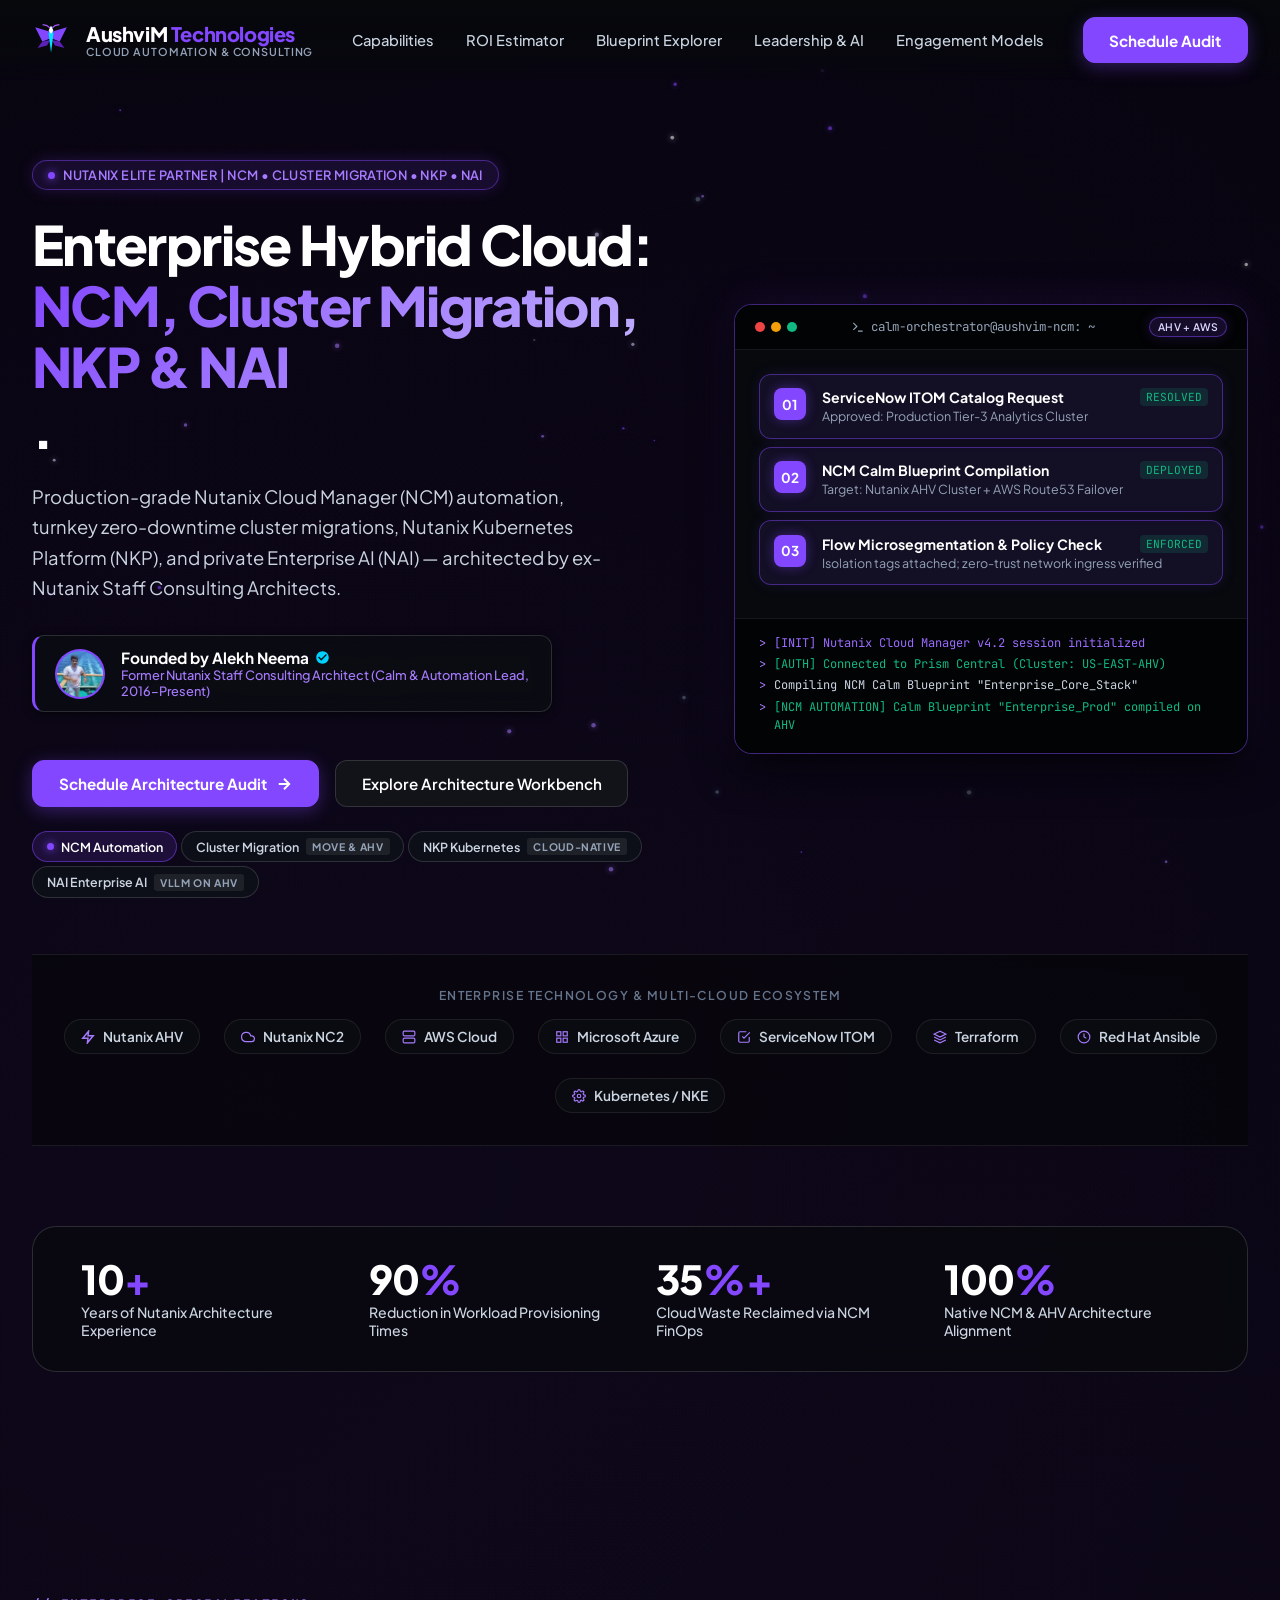
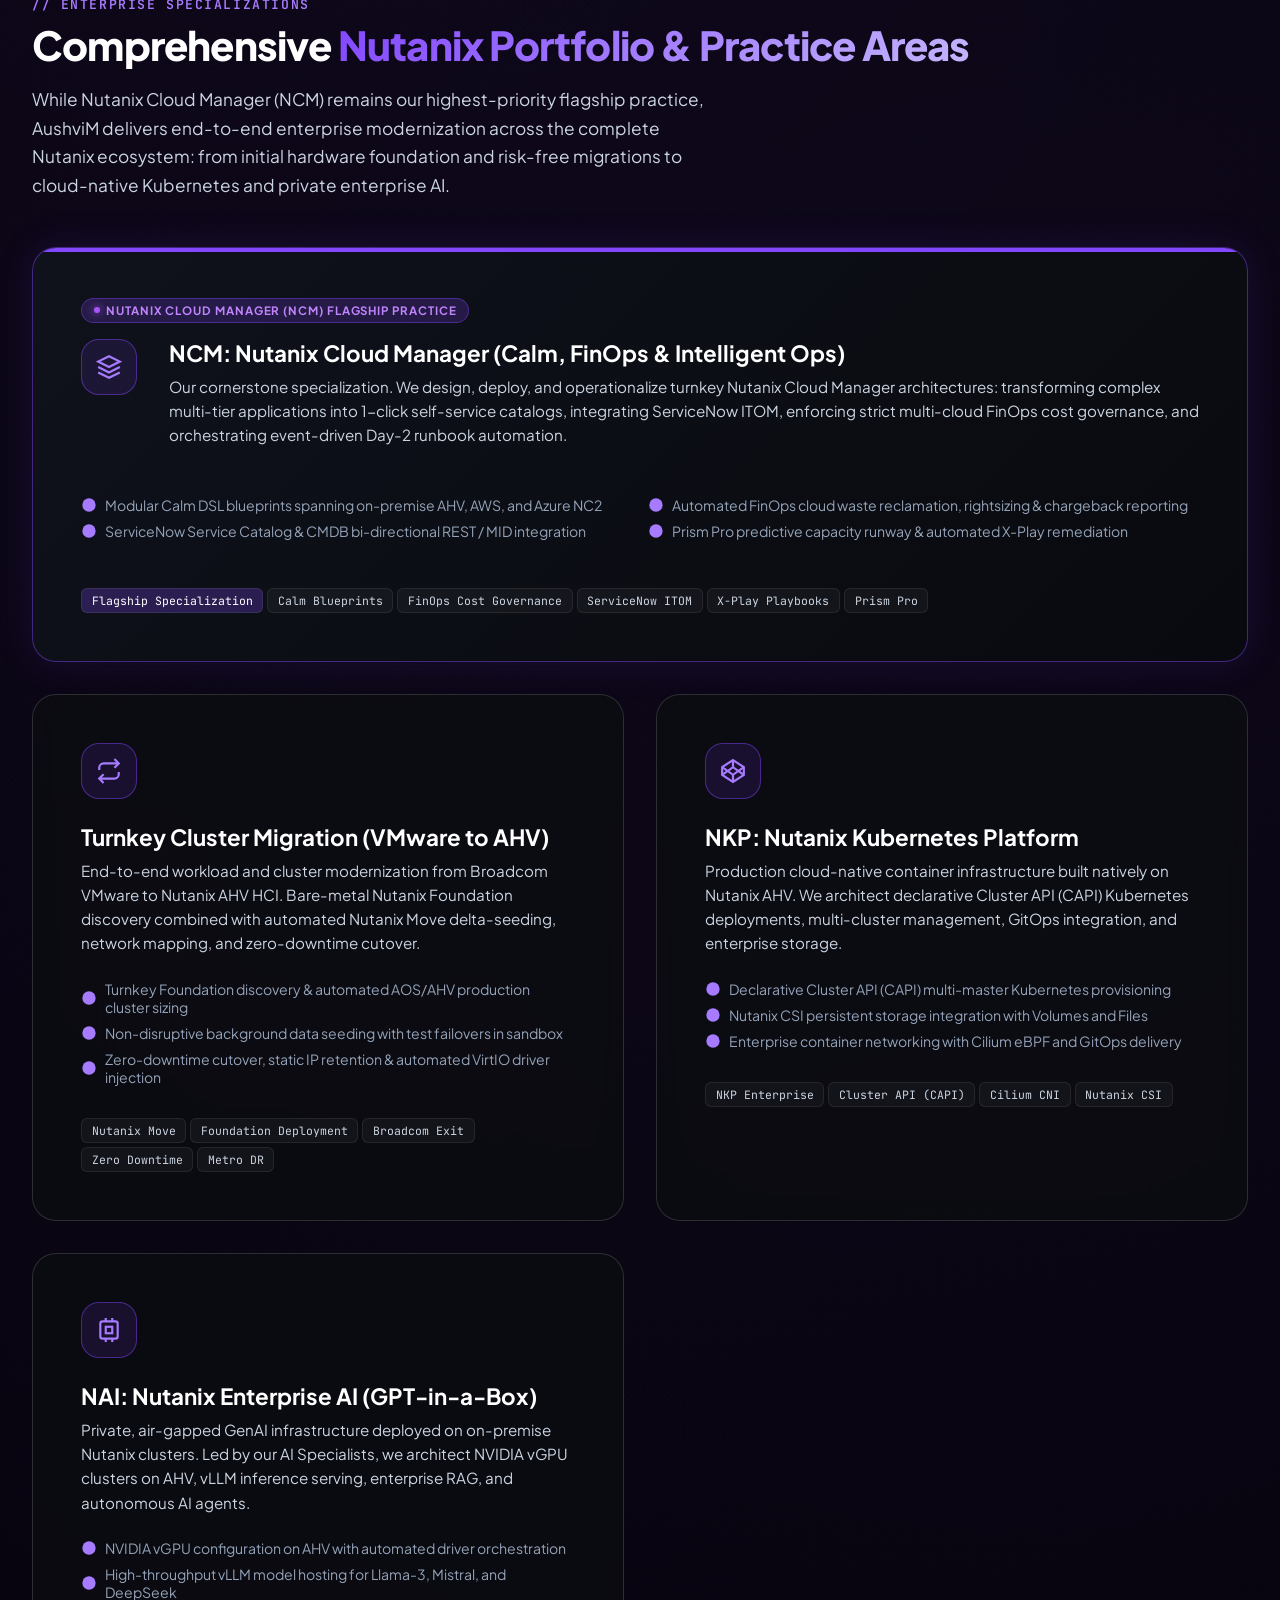
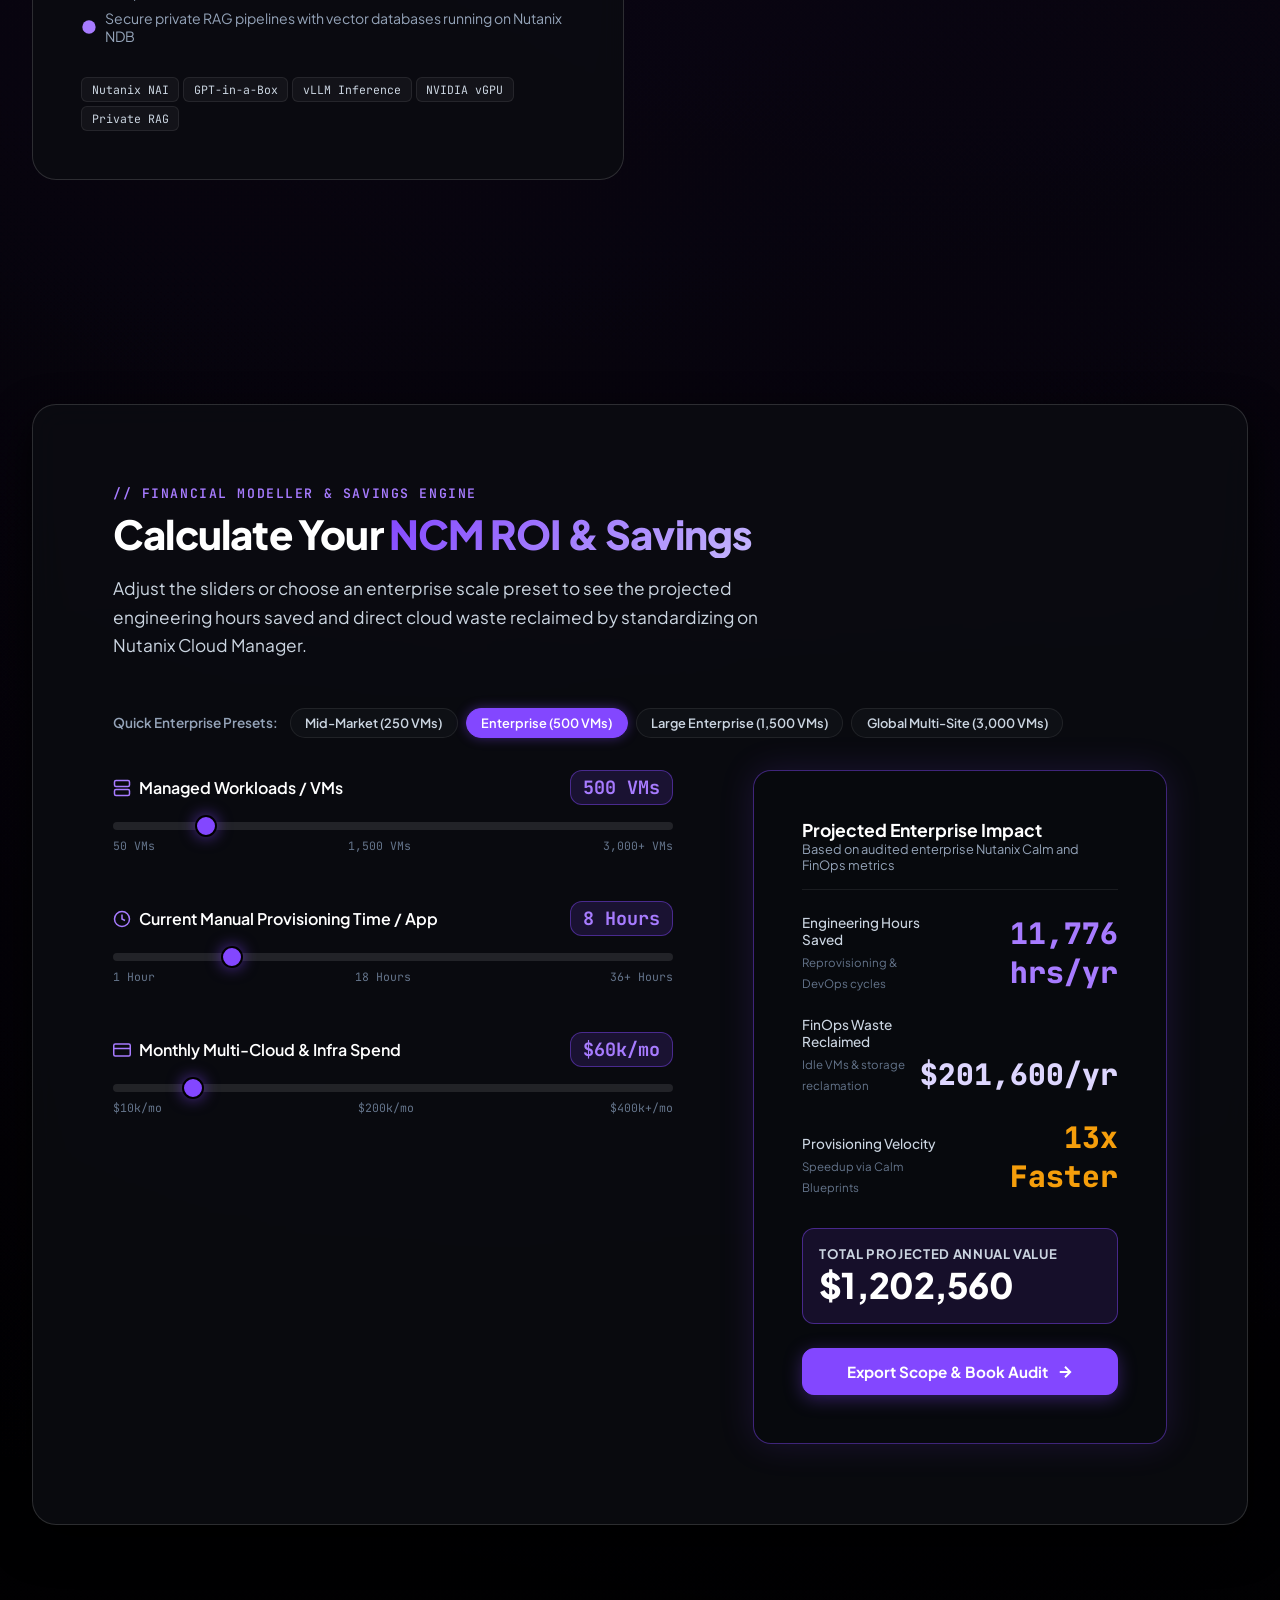
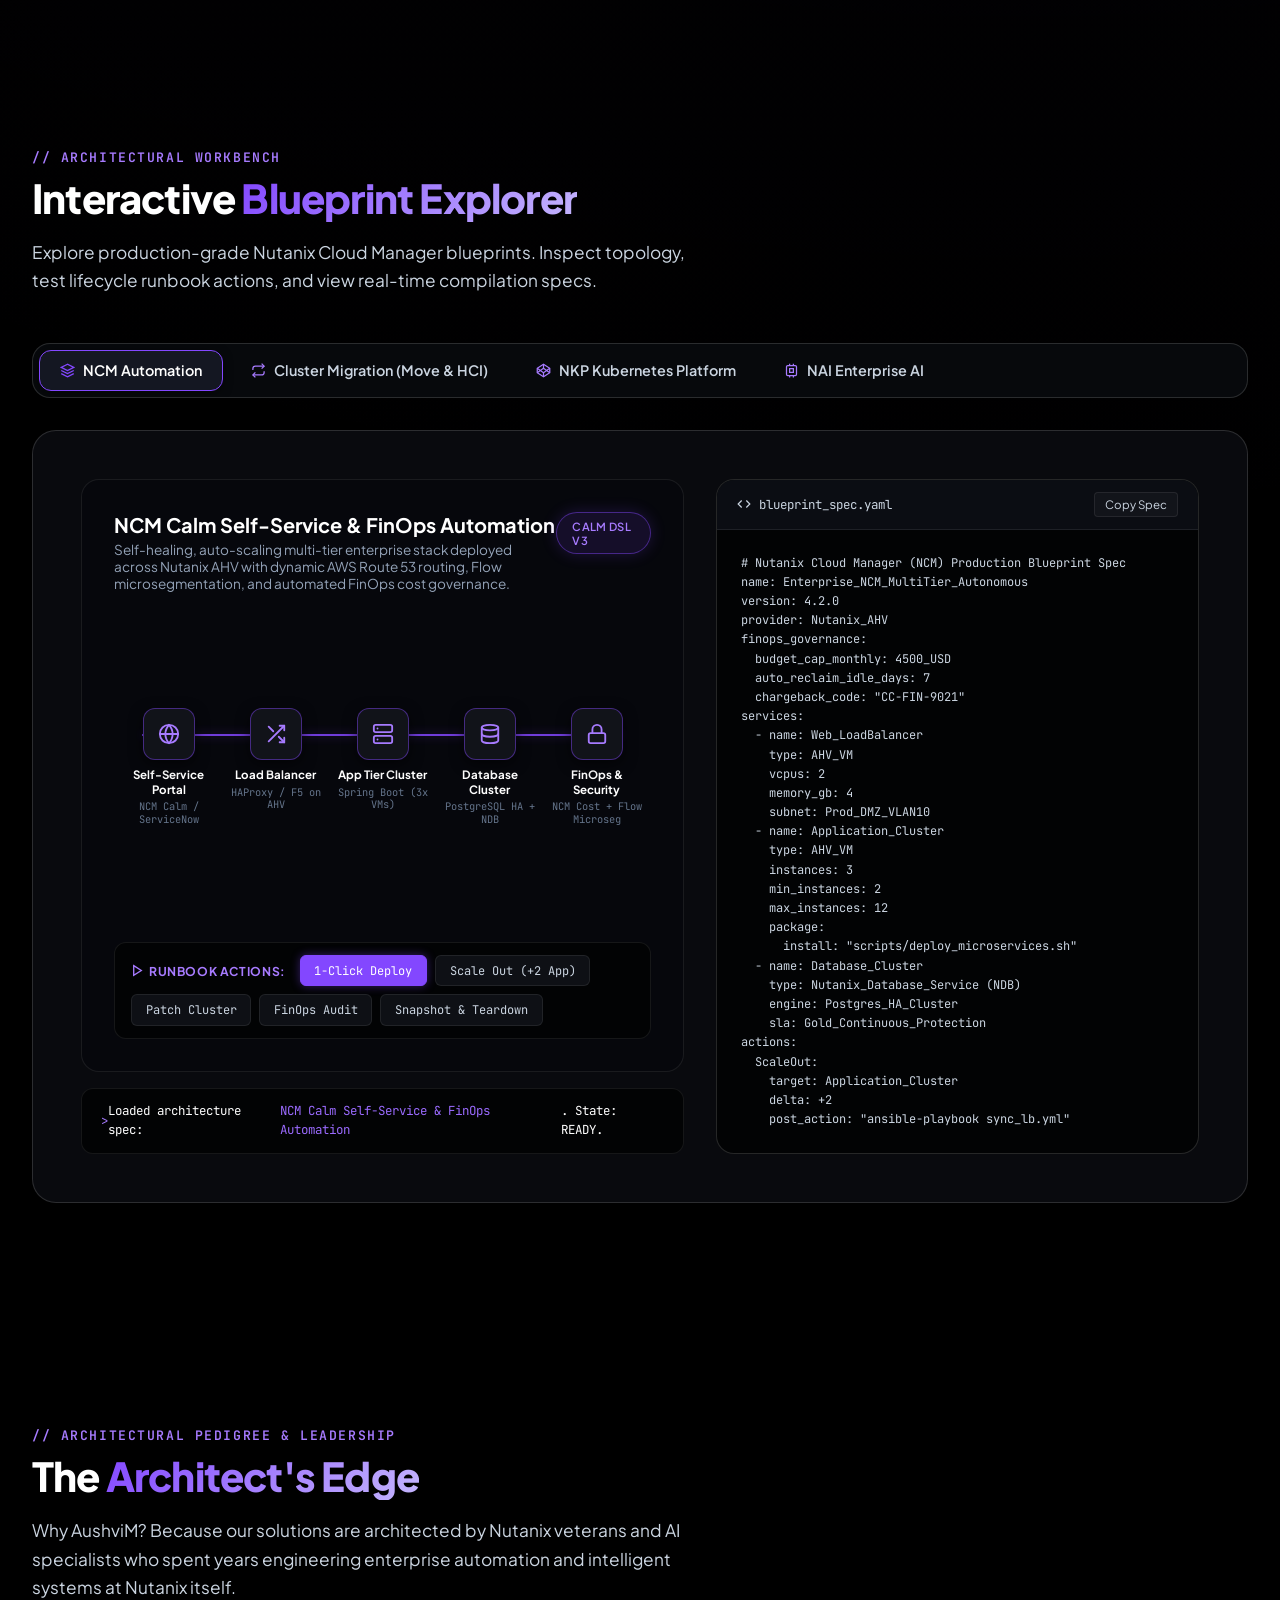
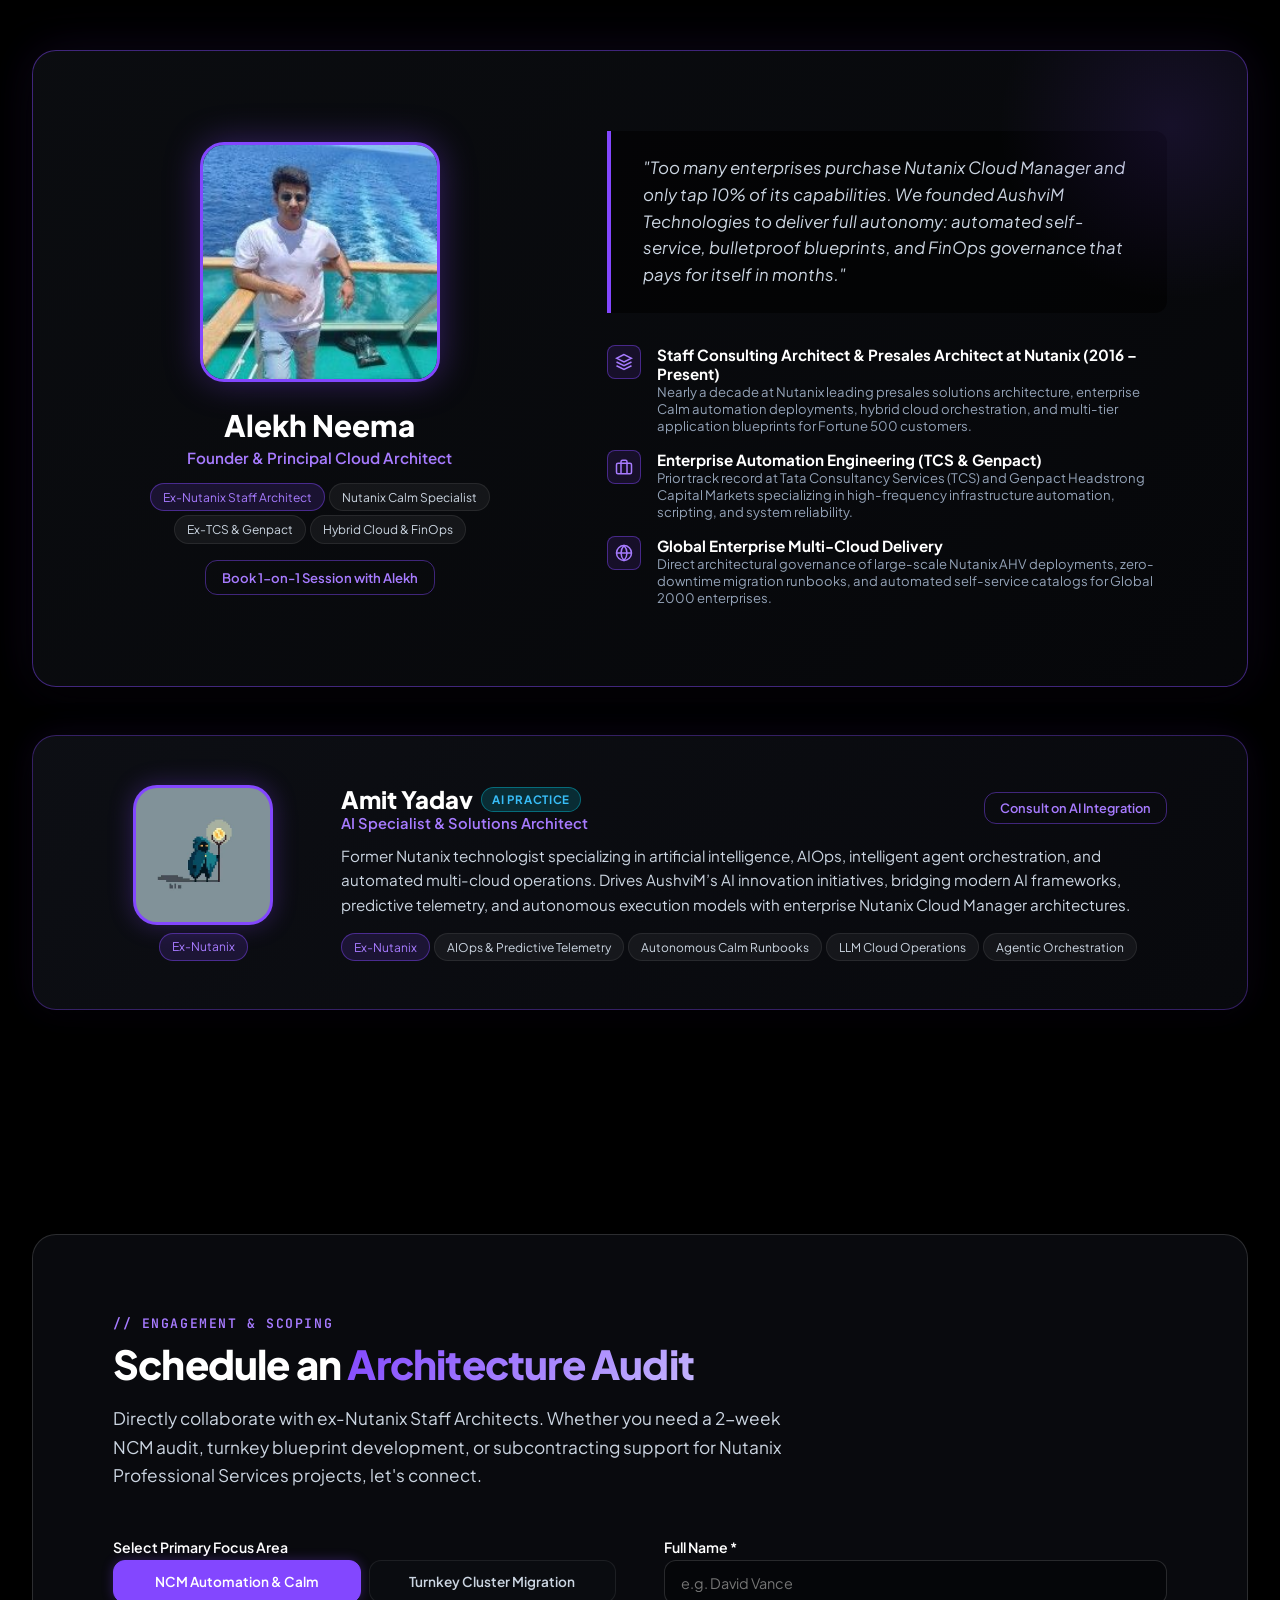
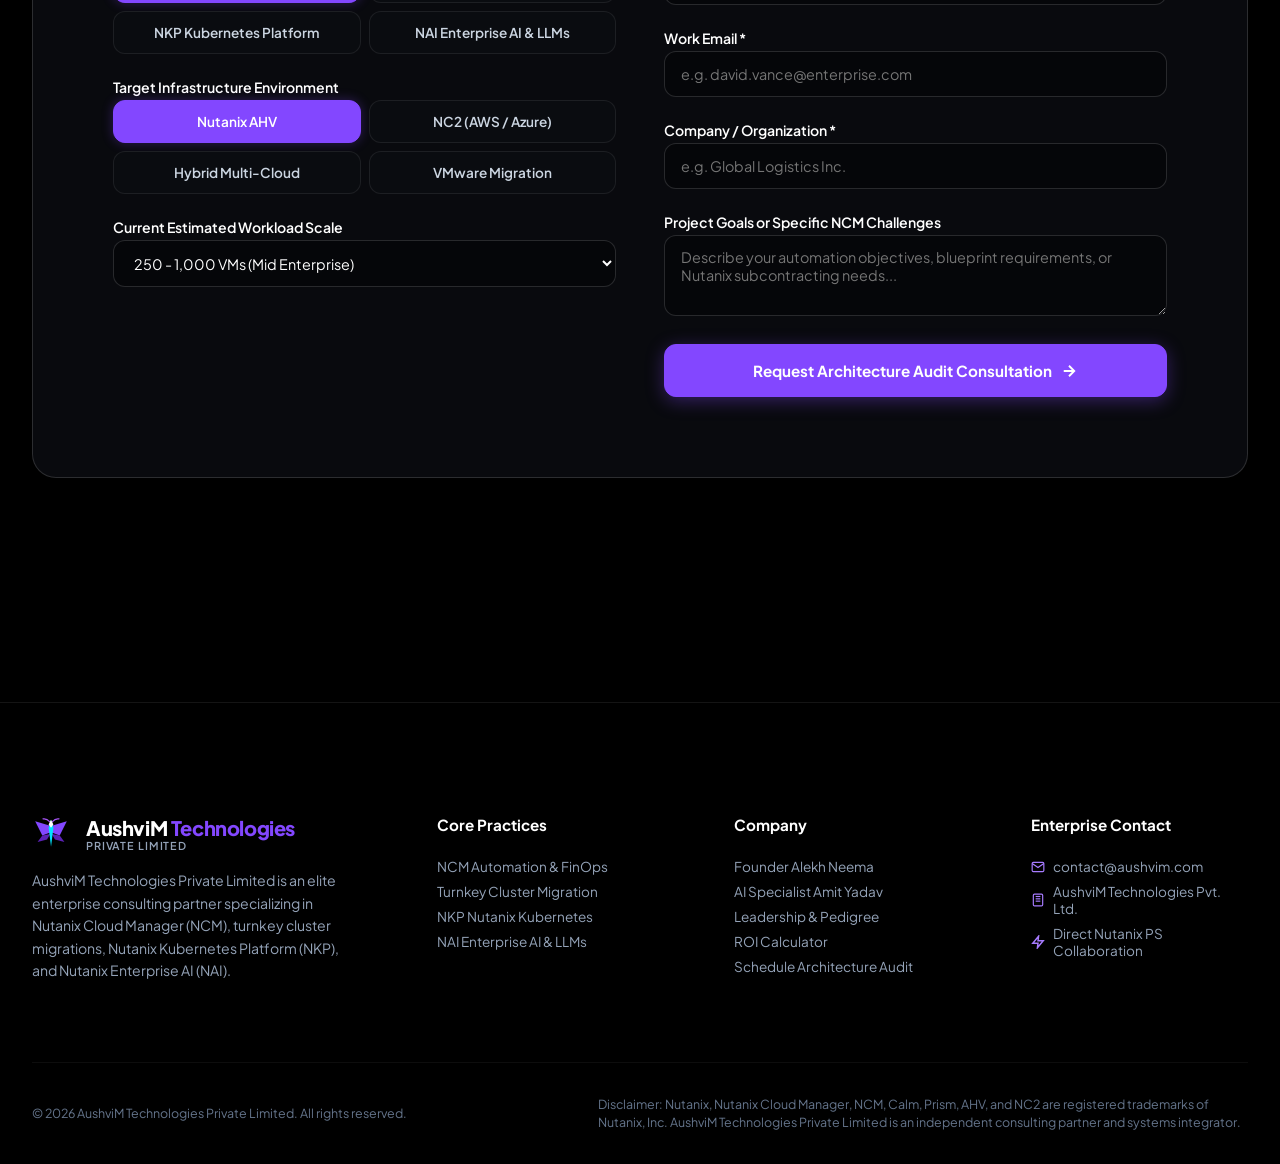
<file: index.html>
<!DOCTYPE html>
<html lang="en">
<head>
  <meta charset="UTF-8">
  <meta name="viewport" content="width=device-width, initial-scale=1.0">
  <title>AushviM Technologies | Elite Nutanix Cloud Manager (NCM) & Cloud Automation Partner</title>
  <meta name="description" content="AushviM Technologies Private Limited is a premier enterprise Nutanix Partner specializing in Nutanix Cloud Manager (NCM), Calm Blueprints, Multi-Cloud FinOps, and Enterprise Automation. Founded by ex-Nutanix Staff Consulting Architects.">
  <meta name="keywords" content="AushviM Technologies, Nutanix Cloud Manager, NCM, Nutanix Calm, Alekh Neema, Nutanix Partner, Cloud Automation, FinOps, AHV, NC2, ServiceNow Nutanix">
  
  <!-- Favicon / Brand Logo -->
  <link rel="icon" type="image/svg+xml" href="assets/images/aushvim_logo.svg">

  <!-- Google Fonts -->
  <link rel="preconnect" href="https://fonts.googleapis.com">
  <link rel="preconnect" href="https://fonts.gstatic.com" crossorigin>
  <link href="https://fonts.googleapis.com/css2?family=JetBrains+Mono:wght@400;500;600;700&family=Plus+Jakarta+Sans:wght@300;400;500;600;700;800&display=swap" rel="stylesheet">

  <!-- Core Stylesheets -->
  <link rel="stylesheet" href="css/design-tokens.css">
  <link rel="stylesheet" href="css/styles.css">
</head>
<body>

  <!-- Particle Background Network Canvas -->
  <canvas id="bg-canvas"></canvas>

  <div class="content-wrapper">
    <!-- Navigation Header -->
    <header class="site-header">
      <div class="container nav-inner">
        <a href="#" class="brand-logo" aria-label="AushviM Technologies Home">
          <div class="brand-mark">
            <svg class="brand-logo-svg" viewBox="0 0 48 44" width="42" height="38" fill="none" xmlns="http://www.w3.org/2000/svg" aria-hidden="true">
              <!-- Antennae -->
              <path d="M 23 7 Q 18 2 14 3" stroke="#A855F7" stroke-width="1.6" stroke-linecap="round"/>
              <path d="M 25 7 Q 30 2 34 3" stroke="#A855F7" stroke-width="1.6" stroke-linecap="round"/>
              <!-- Left Upper Wing: Official Nutanix Purple -->
              <polygon points="24,12 4,6 13,24 23,20" fill="#8347FF"/>
              <!-- Left Lower Wing: Deep Amethyst / Indigo -->
              <polygon points="13,24 7,32 19,29 23,22" fill="#5B21B6"/>
              <!-- Right Upper Wing: Official Nutanix Purple (Symmetrical) -->
              <polygon points="24,12 44,6 35,24 25,20" fill="#8347FF"/>
              <!-- Right Lower Wing: Deep Amethyst / Indigo (Symmetrical) -->
              <polygon points="35,24 41,32 29,29 25,22" fill="#5B21B6"/>
              <!-- Central Butterfly Spine: Electric Cyan & Crisp White -->
              <polygon points="24,4 27,14 24,38 21,14" fill="#00E5FF"/>
              <polygon points="24,4 27,10 24,14 21,10" fill="#FFFFFF"/>
            </svg>
          </div>
          <div class="brand-info">
            <span class="brand-name">AushviM <span>Technologies</span></span>
            <span class="brand-tagline">Cloud Automation & Consulting</span>
          </div>
        </a>

        <nav class="nav-menu">
          <a href="#capabilities" class="nav-link">Capabilities</a>
          <a href="#calculator" class="nav-link">ROI Estimator</a>
          <a href="#blueprints" class="nav-link">Blueprint Explorer</a>
          <a href="#founder" class="nav-link">Leadership & AI</a>
          <a href="#audit" class="nav-link">Engagement Models</a>
        </nav>

        <div class="nav-actions">
          <a href="#audit" class="btn btn-primary" id="header-cta-btn">Schedule Audit</a>
          <button class="mobile-nav-toggle" aria-label="Toggle Navigation">☰</button>
        </div>
      </div>
    </header>

    <!-- Hero Section -->
    <section class="hero-section" id="hero">
      <div class="container">
        <div class="hero-grid">
          <div class="hero-content">
            <div class="hero-badge-wrap">
              <span class="pill-badge">
                <span class="pulse-dot"></span>
                Nutanix Elite Partner | NCM • Cluster Migration • NKP • NAI
              </span>
            </div>

            <h1 class="hero-title">
              Enterprise Hybrid Cloud: <span class="gradient-text">NCM, Cluster Migration, NKP & NAI</span>.
            </h1>

            <p class="hero-subtitle">
              Production-grade Nutanix Cloud Manager (NCM) automation, turnkey zero-downtime cluster migrations, Nutanix Kubernetes Platform (NKP), and private Enterprise AI (NAI) — architected by ex-Nutanix Staff Consulting Architects.
            </p>

            <!-- Founder Trust Seal (With Real Original Photo) -->
            <div class="founder-trust-seal">
              <div class="founder-seal-avatar">
                <img src="assets/images/alekh_neema.jpg" alt="Alekh Neema" class="founder-seal-img">
              </div>
              <div class="founder-seal-text">
                <h4>
                  Founded by Alekh Neema 
                  <span class="verified-icon" title="Ex-Nutanix Staff Consulting Architect">
                    <svg width="15" height="15" viewBox="0 0 24 24" fill="#00D2FF">
                      <path d="M12 2C6.48 2 2 6.48 2 12s4.48 10 10 10 10-4.48 10-10S17.52 2 12 2zm-2 15l-5-5 1.41-1.41L10 14.17l7.59-7.59L19 8l-9 9z"/>
                    </svg>
                  </span>
                </h4>
                <p>Former Nutanix Staff Consulting Architect (Calm & Automation Lead, 2016–Present)</p>
              </div>
            </div>

            <div class="hero-cta-group">
              <a href="#audit" class="btn btn-primary">
                <span>Schedule Architecture Audit</span>
                <svg width="18" height="18" viewBox="0 0 24 24" fill="none" stroke="currentColor" stroke-width="2.5">
                  <path d="M5 12h14M12 5l7 7-7 7"/>
                </svg>
              </a>
              <a href="#blueprints" class="btn btn-secondary">
                <span>Explore Architecture Workbench</span>
              </a>
            </div>

            <!-- 4 Core Practices Quick Strip -->
            <div class="hero-practice-strip">
              <a href="#capabilities" class="practice-pill highlight">
                <span class="practice-dot"></span>
                <span class="practice-title">NCM Automation</span>
              </a>
              <a href="#capabilities" class="practice-pill">
                <span class="practice-title">Cluster Migration</span>
                <span class="practice-tag">Move & AHV</span>
              </a>
              <a href="#capabilities" class="practice-pill">
                <span class="practice-title">NKP Kubernetes</span>
                <span class="practice-tag">Cloud-Native</span>
              </a>
              <a href="#capabilities" class="practice-pill">
                <span class="practice-title">NAI Enterprise AI</span>
                <span class="practice-tag">vLLM on AHV</span>
              </a>
            </div>
          </div>

          <!-- Hero Terminal / Visual Widget -->
          <div class="hero-visual">
            <div class="hero-window-card">
              <div class="window-header">
                <div class="window-dots">
                  <span class="dot red"></span>
                  <span class="dot yellow"></span>
                  <span class="dot green"></span>
                </div>
                <div class="window-title">
                  <svg width="14" height="14" viewBox="0 0 24 24" fill="none" stroke="currentColor" stroke-width="2">
                    <polyline points="4 17 10 11 4 5"></polyline>
                    <line x1="12" y1="19" x2="20" y2="19"></line>
                  </svg>
                  calm-orchestrator@aushvim-ncm: ~
                </div>
                <span class="pill-badge pill-badge-cyan" style="font-size: 0.65rem; padding: 0.15rem 0.5rem;">AHV + AWS</span>
              </div>

              <div class="orchestration-pipeline">
                <div class="pipeline-step active">
                  <div class="step-icon">01</div>
                  <div class="step-body">
                    <div class="step-header">
                      <span class="step-title">ServiceNow ITOM Catalog Request</span>
                      <span class="step-badge">RESOLVED</span>
                    </div>
                    <p class="step-desc">Approved: Production Tier-3 Analytics Cluster</p>
                  </div>
                </div>

                <div class="pipeline-step active">
                  <div class="step-icon">02</div>
                  <div class="step-body">
                    <div class="step-header">
                      <span class="step-title">NCM Calm Blueprint Compilation</span>
                      <span class="step-badge">DEPLOYED</span>
                    </div>
                    <p class="step-desc">Target: Nutanix AHV Cluster + AWS Route53 Failover</p>
                  </div>
                </div>

                <div class="pipeline-step active">
                  <div class="step-icon">03</div>
                  <div class="step-body">
                    <div class="step-header">
                      <span class="step-title">Flow Microsegmentation & Policy Check</span>
                      <span class="step-badge">ENFORCED</span>
                    </div>
                    <p class="step-desc">Isolation tags attached; zero-trust network ingress verified</p>
                  </div>
                </div>
              </div>

              <div class="terminal-console">
                <div id="hero-terminal-body">
                  <div class="terminal-line"><span class="terminal-prompt">></span> <span class="terminal-info">[INIT] Nutanix Cloud Manager v4.2 session initialized</span></div>
                  <div class="terminal-line"><span class="terminal-prompt">></span> <span class="terminal-success">[AUTH] Connected to Prism Central (Cluster: US-EAST-AHV)</span></div>
                  <div class="terminal-line"><span class="terminal-prompt">></span> Compiling NCM Calm Blueprint "Enterprise_Core_Stack"</div>
                </div>
              </div>
            </div>
          </div>
        </div>

        <!-- Ecosystem Ticker / Marquee -->
        <div class="ecosystem-section" style="margin-top: 3.5rem;">
          <div class="ecosystem-label">Enterprise Technology & Multi-Cloud Ecosystem</div>
          <div class="ecosystem-pills">
            <div class="eco-pill">
              <svg width="14" height="14" viewBox="0 0 24 24" fill="none" stroke="currentColor" stroke-width="2.5"><polygon points="13 2 3 14 12 14 11 22 21 10 12 10 13 2"></polygon></svg>
              <span>Nutanix AHV</span>
            </div>
            <div class="eco-pill">
              <svg width="14" height="14" viewBox="0 0 24 24" fill="none" stroke="currentColor" stroke-width="2"><path d="M18 10h-1.26A8 8 0 1 0 9 20h9a5 5 0 0 0 0-10z"></path></svg>
              <span>Nutanix NC2</span>
            </div>
            <div class="eco-pill">
              <svg width="14" height="14" viewBox="0 0 24 24" fill="none" stroke="currentColor" stroke-width="2"><rect x="2" y="2" width="20" height="8" rx="2" ry="2"></rect><rect x="2" y="14" width="20" height="8" rx="2" ry="2"></rect><line x1="6" y1="6" x2="6.01" y2="6"></line><line x1="6" y1="18" x2="6.01" y2="18"></line></svg>
              <span>AWS Cloud</span>
            </div>
            <div class="eco-pill">
              <svg width="14" height="14" viewBox="0 0 24 24" fill="none" stroke="currentColor" stroke-width="2"><rect x="3" y="3" width="7" height="7"></rect><rect x="14" y="3" width="7" height="7"></rect><rect x="14" y="14" width="7" height="7"></rect><rect x="3" y="14" width="7" height="7"></rect></svg>
              <span>Microsoft Azure</span>
            </div>
            <div class="eco-pill">
              <svg width="14" height="14" viewBox="0 0 24 24" fill="none" stroke="currentColor" stroke-width="2"><polyline points="9 11 12 14 22 4"></polyline><path d="M21 12v7a2 2 0 0 1-2 2H5a2 2 0 0 1-2-2V5a2 2 0 0 1 2-2h11"></path></svg>
              <span>ServiceNow ITOM</span>
            </div>
            <div class="eco-pill">
              <svg width="14" height="14" viewBox="0 0 24 24" fill="none" stroke="currentColor" stroke-width="2"><polygon points="12 2 2 7 12 12 22 7 12 2"></polygon><polyline points="2 17 12 22 22 17"></polyline><polyline points="2 12 12 17 22 12"></polyline></svg>
              <span>Terraform</span>
            </div>
            <div class="eco-pill">
              <svg width="14" height="14" viewBox="0 0 24 24" fill="none" stroke="currentColor" stroke-width="2"><circle cx="12" cy="12" r="10"></circle><polyline points="12 6 12 12 16 14"></polyline></svg>
              <span>Red Hat Ansible</span>
            </div>
            <div class="eco-pill">
              <svg width="14" height="14" viewBox="0 0 24 24" fill="none" stroke="currentColor" stroke-width="2"><circle cx="12" cy="12" r="3"></circle><path d="M19.4 15a1.65 1.65 0 0 0 .33 1.82l.06.06a2 2 0 0 1 0 2.83 2 2 0 0 1-2.83 0l-.06-.06a1.65 1.65 0 0 0-1.82-.33 1.65 1.65 0 0 0-1 1.51V21a2 2 0 0 1-2 2 2 2 0 0 1-2-2v-.09A1.65 1.65 0 0 0 9 19.4a1.65 1.65 0 0 0-1.82.33l-.06.06a2 2 0 0 1-2.83 0 2 2 0 0 1 0-2.83l.06-.06a1.65 1.65 0 0 0 .33-1.82 1.65 1.65 0 0 0-1.51-1H3a2 2 0 0 1-2-2 2 2 0 0 1 2-2h.09A1.65 1.65 0 0 0 4.6 9a1.65 1.65 0 0 0-.33-1.82l-.06-.06a2 2 0 0 1 0-2.83 2 2 0 0 1 2.83 0l.06.06a1.65 1.65 0 0 0 1.82.33H9a1.65 1.65 0 0 0 1-1.51V3a2 2 0 0 1 2-2 2 2 0 0 1 2 2v.09a1.65 1.65 0 0 0 1 1.51 1.65 1.65 0 0 0 1.82-.33l.06-.06a2 2 0 0 1 2.83 0 2 2 0 0 1 0 2.83l-.06.06a1.65 1.65 0 0 0-.33 1.82V9a1.65 1.65 0 0 0 1.51 1H21a2 2 0 0 1 2 2 2 2 0 0 1-2 2h-.09a1.65 1.65 0 0 0-1.51 1z"></path></svg>
              <span>Kubernetes / NKE</span>
            </div>
          </div>
        </div>

        <!-- Metrics Strip -->
        <div class="metrics-strip">
          <div class="metric-item">
            <div class="metric-number">10<span>+</span></div>
            <div class="metric-label">Years of Nutanix Architecture Experience</div>
          </div>
          <div class="metric-item">
            <div class="metric-number">90<span>%</span></div>
            <div class="metric-label">Reduction in Workload Provisioning Times</div>
          </div>
          <div class="metric-item">
            <div class="metric-number">35<span>%+</span></div>
            <div class="metric-label">Cloud Waste Reclaimed via NCM FinOps</div>
          </div>
          <div class="metric-item">
            <div class="metric-number">100<span>%</span></div>
            <div class="metric-label">Native NCM & AHV Architecture Alignment</div>
          </div>
        </div>
      </div>
    </section>

    <!-- Comprehensive Nutanix Portfolio & Practice Areas -->
    <section class="services-section" id="capabilities">
      <div class="container">
        <span class="section-tag">// ENTERPRISE SPECIALIZATIONS</span>
        <h2 class="section-title">Comprehensive <span class="gradient-text">Nutanix Portfolio & Practice Areas</span></h2>
        <p class="section-desc">
          While Nutanix Cloud Manager (NCM) remains our highest-priority flagship practice, AushviM delivers end-to-end enterprise modernization across the complete Nutanix ecosystem: from initial hardware foundation and risk-free migrations to cloud-native Kubernetes and private enterprise AI.
        </p>

        <div class="services-grid">
          <!-- Pillar 1: NCM (Flagship Core Automation) -->
          <div class="service-card flagship">
            <div class="flagship-badge">
              <span class="flagship-pulse"></span>
              Nutanix Cloud Manager (NCM) Flagship Practice
            </div>
            <div style="display: flex; gap: var(--spacing-xl); align-items: flex-start; flex-wrap: wrap;">
              <div class="service-icon-box" style="margin-bottom: 0;">
                <svg viewBox="0 0 24 24" fill="none" stroke="currentColor" stroke-width="2">
                  <polygon points="12 2 2 7 12 12 22 7 12 2"></polygon>
                  <polyline points="2 17 12 22 22 17"></polyline>
                  <polyline points="2 12 12 17 22 12"></polyline>
                </svg>
              </div>
              <div style="flex: 1; min-width: 280px;">
                <h3 class="service-card-title">NCM: Nutanix Cloud Manager (Calm, FinOps & Intelligent Ops)</h3>
                <p class="service-card-desc">
                  Our cornerstone specialization. We design, deploy, and operationalize turnkey Nutanix Cloud Manager architectures: transforming complex multi-tier applications into 1-click self-service catalogs, integrating ServiceNow ITOM, enforcing strict multi-cloud FinOps cost governance, and orchestrating event-driven Day-2 runbook automation.
                </p>
              </div>
            </div>
            <div style="display: grid; grid-template-columns: repeat(auto-fit, minmax(260px, 1fr)); gap: var(--spacing-md); margin-top: var(--spacing-lg);">
              <ul class="service-features-list">
                <li>
                  <svg viewBox="0 0 24 24" fill="currentColor"><circle cx="12" cy="12" r="10"/></svg>
                  Modular Calm DSL blueprints spanning on-premise AHV, AWS, and Azure NC2
                </li>
                <li>
                  <svg viewBox="0 0 24 24" fill="currentColor"><circle cx="12" cy="12" r="10"/></svg>
                  ServiceNow Service Catalog & CMDB bi-directional REST / MID integration
                </li>
              </ul>
              <ul class="service-features-list">
                <li>
                  <svg viewBox="0 0 24 24" fill="currentColor"><circle cx="12" cy="12" r="10"/></svg>
                  Automated FinOps cloud waste reclamation, rightsizing & chargeback reporting
                </li>
                <li>
                  <svg viewBox="0 0 24 24" fill="currentColor"><circle cx="12" cy="12" r="10"/></svg>
                  Prism Pro predictive capacity runway & automated X-Play remediation
                </li>
              </ul>
            </div>
            <div class="service-tags" style="margin-top: var(--spacing-md);">
              <span class="service-tag" style="background: rgba(131,71,255,0.25); color: #FFFFFF;">Flagship Specialization</span>
              <span class="service-tag">Calm Blueprints</span>
              <span class="service-tag">FinOps Cost Governance</span>
              <span class="service-tag">ServiceNow ITOM</span>
              <span class="service-tag">X-Play Playbooks</span>
              <span class="service-tag">Prism Pro</span>
            </div>
          </div>

          <!-- Pillar 2: Turnkey Cluster Migration (VMware to AHV HCI) -->
          <div class="service-card">
            <div class="service-icon-box">
              <svg viewBox="0 0 24 24" fill="none" stroke="currentColor" stroke-width="2">
                <polyline points="17 1 21 5 17 9"></polyline>
                <path d="M3 11V9a4 4 0 0 1 4-4h14"></path>
                <polyline points="7 23 3 19 7 15"></polyline>
                <path d="M21 13v2a4 4 0 0 1-4 4H3"></path>
              </svg>
            </div>
            <h3 class="service-card-title">Turnkey Cluster Migration (VMware to AHV)</h3>
            <p class="service-card-desc">
              End-to-end workload and cluster modernization from Broadcom VMware to Nutanix AHV HCI. Bare-metal Nutanix Foundation discovery combined with automated Nutanix Move delta-seeding, network mapping, and zero-downtime cutover.
            </p>
            <ul class="service-features-list">
              <li>
                <svg viewBox="0 0 24 24" fill="currentColor"><circle cx="12" cy="12" r="10"/></svg>
                Turnkey Foundation discovery & automated AOS/AHV production cluster sizing
              </li>
              <li>
                <svg viewBox="0 0 24 24" fill="currentColor"><circle cx="12" cy="12" r="10"/></svg>
                Non-disruptive background data seeding with test failovers in sandbox
              </li>
              <li>
                <svg viewBox="0 0 24 24" fill="currentColor"><circle cx="12" cy="12" r="10"/></svg>
                Zero-downtime cutover, static IP retention & automated VirtIO driver injection
              </li>
            </ul>
            <div class="service-tags">
              <span class="service-tag">Nutanix Move</span>
              <span class="service-tag">Foundation Deployment</span>
              <span class="service-tag">Broadcom Exit</span>
              <span class="service-tag">Zero Downtime</span>
              <span class="service-tag">Metro DR</span>
            </div>
          </div>

          <!-- Pillar 4: NKP (Nutanix Kubernetes Platform) -->
          <div class="service-card">
            <div class="service-icon-box">
              <svg viewBox="0 0 24 24" fill="none" stroke="currentColor" stroke-width="2">
                <polygon points="12 2 22 8.5 22 15.5 12 22 2 15.5 2 8.5 12 2"></polygon>
                <line x1="12" y1="22" x2="12" y2="15.5"></line>
                <polyline points="22 8.5 12 15.5 2 8.5"></polyline>
                <polyline points="2 15.5 12 8.5 22 15.5"></polyline>
                <line x1="12" y1="2" x2="12" y2="8.5"></line>
              </svg>
            </div>
            <h3 class="service-card-title">NKP: Nutanix Kubernetes Platform</h3>
            <p class="service-card-desc">
              Production cloud-native container infrastructure built natively on Nutanix AHV. We architect declarative Cluster API (CAPI) Kubernetes deployments, multi-cluster management, GitOps integration, and enterprise storage.
            </p>
            <ul class="service-features-list">
              <li>
                <svg viewBox="0 0 24 24" fill="currentColor"><circle cx="12" cy="12" r="10"/></svg>
                Declarative Cluster API (CAPI) multi-master Kubernetes provisioning
              </li>
              <li>
                <svg viewBox="0 0 24 24" fill="currentColor"><circle cx="12" cy="12" r="10"/></svg>
                Nutanix CSI persistent storage integration with Volumes and Files
              </li>
              <li>
                <svg viewBox="0 0 24 24" fill="currentColor"><circle cx="12" cy="12" r="10"/></svg>
                Enterprise container networking with Cilium eBPF and GitOps delivery
              </li>
            </ul>
            <div class="service-tags">
              <span class="service-tag">NKP Enterprise</span>
              <span class="service-tag">Cluster API (CAPI)</span>
              <span class="service-tag">Cilium CNI</span>
              <span class="service-tag">Nutanix CSI</span>
            </div>
          </div>

          <!-- Pillar 5: NAI (Nutanix Enterprise AI & Private LLMs) -->
          <div class="service-card">
            <div class="service-icon-box">
              <svg viewBox="0 0 24 24" fill="none" stroke="currentColor" stroke-width="2">
                <rect x="4" y="4" width="16" height="16" rx="2"></rect>
                <rect x="9" y="9" width="6" height="6"></rect>
                <line x1="9" y1="1" x2="9" y2="4"></line>
                <line x1="15" y1="1" x2="15" y2="4"></line>
                <line x1="9" y1="20" x2="9" y2="23"></line>
                <line x1="15" y1="20" x2="15" y2="23"></line>
              </svg>
            </div>
            <h3 class="service-card-title">NAI: Nutanix Enterprise AI (GPT-in-a-Box)</h3>
            <p class="service-card-desc">
              Private, air-gapped GenAI infrastructure deployed on on-premise Nutanix clusters. Led by our AI Specialists, we architect NVIDIA vGPU clusters on AHV, vLLM inference serving, enterprise RAG, and autonomous AI agents.
            </p>
            <ul class="service-features-list">
              <li>
                <svg viewBox="0 0 24 24" fill="currentColor"><circle cx="12" cy="12" r="10"/></svg>
                NVIDIA vGPU configuration on AHV with automated driver orchestration
              </li>
              <li>
                <svg viewBox="0 0 24 24" fill="currentColor"><circle cx="12" cy="12" r="10"/></svg>
                High-throughput vLLM model hosting for Llama-3, Mistral, and DeepSeek
              </li>
              <li>
                <svg viewBox="0 0 24 24" fill="currentColor"><circle cx="12" cy="12" r="10"/></svg>
                Secure private RAG pipelines with vector databases running on Nutanix NDB
              </li>
            </ul>
            <div class="service-tags">
              <span class="service-tag">Nutanix NAI</span>
              <span class="service-tag">GPT-in-a-Box</span>
              <span class="service-tag">vLLM Inference</span>
              <span class="service-tag">NVIDIA vGPU</span>
              <span class="service-tag">Private RAG</span>
            </div>
          </div>
        </div>
      </div>
    </section>

    <!-- Interactive NCM ROI & FinOps Estimator -->
    <section class="calculator-section" id="calculator">
      <div class="container">
        <div class="calculator-card">
          <span class="section-tag">// FINANCIAL MODELLER & SAVINGS ENGINE</span>
          <h2 class="section-title">Calculate Your <span class="gradient-text">NCM ROI & Savings</span></h2>
          <p class="section-desc">
            Adjust the sliders or choose an enterprise scale preset to see the projected engineering hours saved and direct cloud waste reclaimed by standardizing on Nutanix Cloud Manager.
          </p>

          <!-- 1-Click Scenario Presets -->
          <div class="calc-presets-bar">
            <span class="calc-preset-label">Quick Enterprise Presets:</span>
            <button class="preset-btn" data-preset="mid">Mid-Market (250 VMs)</button>
            <button class="preset-btn active" data-preset="enterprise">Enterprise (500 VMs)</button>
            <button class="preset-btn" data-preset="large">Large Enterprise (1,500 VMs)</button>
            <button class="preset-btn" data-preset="global">Global Multi-Site (3,000 VMs)</button>
          </div>

          <div class="calculator-grid">
            <div class="calc-controls">
              <!-- Slider 1: Managed VMs -->
              <div class="slider-group">
                <div class="slider-label-row">
                  <span class="slider-name">
                    <svg width="18" height="18" viewBox="0 0 24 24" fill="none" stroke="currentColor" stroke-width="2">
                      <rect x="2" y="2" width="20" height="8" rx="2" ry="2"></rect>
                      <rect x="2" y="14" width="20" height="8" rx="2" ry="2"></rect>
                      <line x1="6" y1="6" x2="6.01" y2="6"></line>
                      <line x1="6" y1="18" x2="6.01" y2="18"></line>
                    </svg>
                    Managed Workloads / VMs
                  </span>
                  <span class="slider-val-badge" id="val-vms">500 VMs</span>
                </div>
                <input type="range" id="slider-vms" class="range-slider" min="50" max="3000" step="50" value="500">
                <div class="slider-scale">
                  <span>50 VMs</span>
                  <span>1,500 VMs</span>
                  <span>3,000+ VMs</span>
                </div>
              </div>

              <!-- Slider 2: Current Provisioning Time -->
              <div class="slider-group">
                <div class="slider-label-row">
                  <span class="slider-name">
                    <svg width="18" height="18" viewBox="0 0 24 24" fill="none" stroke="currentColor" stroke-width="2">
                      <circle cx="12" cy="12" r="10"></circle>
                      <polyline points="12 6 12 12 16 14"></polyline>
                    </svg>
                    Current Manual Provisioning Time / App
                  </span>
                  <span class="slider-val-badge" id="val-time">8 Hours</span>
                </div>
                <input type="range" id="slider-time" class="range-slider" min="1" max="36" step="1" value="8">
                <div class="slider-scale">
                  <span>1 Hour</span>
                  <span>18 Hours</span>
                  <span>36+ Hours</span>
                </div>
              </div>

              <!-- Slider 3: Monthly Cloud Spend -->
              <div class="slider-group">
                <div class="slider-label-row">
                  <span class="slider-name">
                    <svg width="18" height="18" viewBox="0 0 24 24" fill="none" stroke="currentColor" stroke-width="2">
                      <rect x="1" y="4" width="22" height="16" rx="2" ry="2"></rect>
                      <line x1="1" y1="10" x2="23" y2="10"></line>
                    </svg>
                    Monthly Multi-Cloud & Infra Spend
                  </span>
                  <span class="slider-val-badge" id="val-spend">$60k/mo</span>
                </div>
                <input type="range" id="slider-spend" class="range-slider" min="10000" max="400000" step="5000" value="60000">
                <div class="slider-scale">
                  <span>$10k/mo</span>
                  <span>$200k/mo</span>
                  <span>$400k+/mo</span>
                </div>
              </div>
            </div>

            <!-- Output KPI Column -->
            <div class="calc-results-box">
              <div class="calc-results-header">
                <h4>Projected Enterprise Impact</h4>
                <p>Based on audited enterprise Nutanix Calm and FinOps metrics</p>
              </div>

              <div class="kpi-row">
                <div class="kpi-block">
                  <div class="kpi-meta">
                    <h5>Engineering Hours Saved</h5>
                    <span>Reprovisioning & DevOps cycles</span>
                  </div>
                  <div class="kpi-figure" id="kpi-hours-saved">11,776 hrs/yr</div>
                </div>

                <div class="kpi-block">
                  <div class="kpi-meta">
                    <h5>FinOps Waste Reclaimed</h5>
                    <span>Idle VMs & storage reclamation</span>
                  </div>
                  <div class="kpi-figure cyan" id="kpi-finops-saved">$201,600/yr</div>
                </div>

                <div class="kpi-block">
                  <div class="kpi-meta">
                    <h5>Provisioning Velocity</h5>
                    <span>Speedup via Calm Blueprints</span>
                  </div>
                  <div class="kpi-figure" id="kpi-velocity" style="color: var(--color-warning);">13x Faster</div>
                </div>
              </div>

              <div class="total-annual-value">
                <div class="total-label">Total Projected Annual Value</div>
                <div class="total-value-amount" id="kpi-total-value">$1,202,560</div>
              </div>

              <a href="#audit" class="btn btn-primary" style="width: 100%;">
                <span>Export Scope & Book Audit</span>
                <svg width="18" height="18" viewBox="0 0 24 24" fill="none" stroke="currentColor" stroke-width="2.5">
                  <path d="M5 12h14M12 5l7 7-7 7"/>
                </svg>
              </a>
            </div>
          </div>
        </div>
      </div>
    </section>

    <!-- Interactive Blueprint & Ecosystem Explorer -->
    <section class="blueprints-section" id="blueprints">
      <div class="container">
        <span class="section-tag">// ARCHITECTURAL WORKBENCH</span>
        <h2 class="section-title">Interactive <span class="gradient-text">Blueprint Explorer</span></h2>
        <p class="section-desc">
          Explore production-grade Nutanix Cloud Manager blueprints. Inspect topology, test lifecycle runbook actions, and view real-time compilation specs.
        </p>

        <!-- Blueprint Tabs -->
        <div class="blueprint-tabs">
          <button class="bp-tab-btn active" data-bp="ncm">
            <svg width="15" height="15" viewBox="0 0 24 24" fill="none" stroke="currentColor" stroke-width="2"><polygon points="12 2 2 7 12 12 22 7 12 2"></polygon><polyline points="2 17 12 22 22 17"></polyline><polyline points="2 12 12 17 22 12"></polyline></svg>
            <span>NCM Automation</span>
          </button>
          <button class="bp-tab-btn" data-bp="migration">
            <svg width="15" height="15" viewBox="0 0 24 24" fill="none" stroke="currentColor" stroke-width="2"><polyline points="17 1 21 5 17 9"></polyline><path d="M3 11V9a4 4 0 0 1 4-4h14"></path><polyline points="7 23 3 19 7 15"></polyline><path d="M21 13v2a4 4 0 0 1-4 4H3"></path></svg>
            <span>Cluster Migration (Move & HCI)</span>
          </button>
          <button class="bp-tab-btn" data-bp="nkp">
            <svg width="15" height="15" viewBox="0 0 24 24" fill="none" stroke="currentColor" stroke-width="2"><polygon points="12 2 22 8.5 22 15.5 12 22 2 15.5 2 8.5 12 2"></polygon><line x1="12" y1="22" x2="12" y2="15.5"></line><polyline points="22 8.5 12 15.5 2 8.5"></polyline><polyline points="2 15.5 12 8.5 22 15.5"></polyline><line x1="12" y1="2" x2="12" y2="8.5"></line></svg>
            <span>NKP Kubernetes Platform</span>
          </button>
          <button class="bp-tab-btn" data-bp="nai">
            <svg width="15" height="15" viewBox="0 0 24 24" fill="none" stroke="currentColor" stroke-width="2"><rect x="4" y="4" width="16" height="16" rx="2"></rect><rect x="9" y="9" width="6" height="6"></rect><line x1="9" y1="1" x2="9" y2="4"></line><line x1="15" y1="1" x2="15" y2="4"></line><line x1="9" y1="20" x2="9" y2="23"></line><line x1="15" y1="20" x2="15" y2="23"></line></svg>
            <span>NAI Enterprise AI</span>
          </button>
        </div>

        <div class="bp-workspace-grid">
          <!-- Visual Topology Stage -->
          <div class="bp-visual-stage">
            <div class="stage-topology-card">
              <div style="display: flex; justify-content: space-between; align-items: flex-start;">
                <div>
                  <h3 id="bp-title" style="font-size: 1.25rem; font-weight: 700; color: var(--text-primary);">Enterprise 3-Tier Hybrid App Blueprint</h3>
                  <p id="bp-desc" style="font-size: 0.85rem; color: var(--text-muted); margin-top: 4px; max-width: 540px;">
                    Self-healing, auto-scaling multi-tier stack deployed across Nutanix AHV with dynamic AWS Route 53 global routing.
                  </p>
                </div>
                <span class="pill-badge" style="font-size: 0.7rem;">CALM DSL v3</span>
              </div>

              <!-- Nodes with connecting line -->
              <div class="topology-wrapper">
                <div class="connector-line"></div>
                <div class="topology-nodes-container" id="bp-nodes">
                  <!-- Injected via blueprints.js -->
                </div>
              </div>

              <!-- Lifecycle Actions -->
              <div class="lifecycle-actions-bar" id="bp-actions">
                <!-- Injected via blueprints.js -->
              </div>
            </div>

            <!-- Live Action Feedback Console -->
            <div style="background: var(--bg-terminal); border: 1px solid var(--border-light); border-radius: var(--radius-md); padding: 0.85rem 1.2rem; font-family: var(--font-mono); font-size: 0.78rem; line-height: 1.5; min-height: 48px; display: flex; align-items: center; word-break: break-word;" id="bp-live-log">
              <span class="terminal-prompt">></span> Blueprint engine initialized. Select a lifecycle action above to simulate runbook execution.
            </div>
          </div>

          <!-- Code Inspector -->
          <div class="bp-code-inspector">
            <div class="code-header">
              <span class="code-title">
                <svg width="14" height="14" viewBox="0 0 24 24" fill="none" stroke="currentColor" stroke-width="2">
                  <polyline points="16 18 22 12 16 6"></polyline>
                  <polyline points="8 6 2 12 8 18"></polyline>
                </svg>
                blueprint_spec.yaml
              </span>
              <button class="copy-code-btn" id="bp-copy-btn">Copy Spec</button>
            </div>
            <pre class="code-content" id="bp-code">
# Loading blueprint specification...
            </pre>
          </div>
        </div>
      </div>
    </section>

    <!-- Founder Spotlight Section (With Real Original Photo) -->
    <section class="founder-section" id="founder">
      <div class="container">
        <span class="section-tag">// ARCHITECTURAL PEDIGREE & LEADERSHIP</span>
        <h2 class="section-title">The <span class="gradient-text">Architect's Edge</span></h2>
        <p class="section-desc">
          Why AushviM? Because our solutions are architected by Nutanix veterans and AI specialists who spent years engineering enterprise automation and intelligent systems at Nutanix itself.
        </p>

        <div class="founder-card">
          <div class="founder-visual-column">
            <div class="founder-portrait-frame">
              <div class="founder-portrait">
                <img src="assets/images/alekh_neema.jpg" alt="Alekh Neema - Founder & Principal Cloud Architect" class="founder-portrait-img">
              </div>
            </div>
            <h3 class="founder-name">Alekh Neema</h3>
            <div class="founder-role">Founder & Principal Cloud Architect</div>
            <div class="pedigree-pills">
              <span class="pedigree-pill highlight">Ex-Nutanix Staff Architect</span>
              <span class="pedigree-pill">Nutanix Calm Specialist</span>
              <span class="pedigree-pill">Ex-TCS & Genpact</span>
              <span class="pedigree-pill">Hybrid Cloud & FinOps</span>
            </div>
            <div style="margin-top: 1rem;">
              <a href="#audit" class="btn btn-outline-blue" style="font-size: 0.82rem; padding: 0.5rem 1rem;">
                <span>Book 1-on-1 Session with Alekh</span>
              </a>
            </div>
          </div>

          <div class="founder-bio-column">
            <div class="founder-quote-box">
              "Too many enterprises purchase Nutanix Cloud Manager and only tap 10% of its capabilities. We founded AushviM Technologies to deliver full autonomy: automated self-service, bulletproof blueprints, and FinOps governance that pays for itself in months."
            </div>

            <div class="credentials-timeline">
              <div class="cred-item">
                <div class="cred-icon">
                  <svg width="18" height="18" viewBox="0 0 24 24" fill="none" stroke="currentColor" stroke-width="2">
                    <polygon points="12 2 2 7 12 12 22 7 12 2"></polygon>
                    <polyline points="2 17 12 22 22 17"></polyline>
                    <polyline points="2 12 12 17 22 12"></polyline>
                  </svg>
                </div>
                <div class="cred-text">
                  <h5>Staff Consulting Architect & Presales Architect at Nutanix (2016 – Present)</h5>
                  <p>Nearly a decade at Nutanix leading presales solutions architecture, enterprise Calm automation deployments, hybrid cloud orchestration, and multi-tier application blueprints for Fortune 500 customers.</p>
                </div>
              </div>

              <div class="cred-item">
                <div class="cred-icon">
                  <svg width="18" height="18" viewBox="0 0 24 24" fill="none" stroke="currentColor" stroke-width="2">
                    <rect x="2" y="7" width="20" height="14" rx="2" ry="2"></rect>
                    <path d="M16 21V5a2 2 0 0 0-2-2h-4a2 2 0 0 0-2 2v16"></path>
                  </svg>
                </div>
                <div class="cred-text">
                  <h5>Enterprise Automation Engineering (TCS & Genpact)</h5>
                  <p>Prior track record at Tata Consultancy Services (TCS) and Genpact Headstrong Capital Markets specializing in high-frequency infrastructure automation, scripting, and system reliability.</p>
                </div>
              </div>

              <div class="cred-item">
                <div class="cred-icon">
                  <svg width="18" height="18" viewBox="0 0 24 24" fill="none" stroke="currentColor" stroke-width="2">
                    <circle cx="12" cy="12" r="10"></circle>
                    <line x1="2" y1="12" x2="22" y2="12"></line>
                    <path d="M12 2a15.3 15.3 0 0 1 4 10 15.3 15.3 0 0 1-4 10 15.3 15.3 0 0 1-4-10 15.3 15.3 0 0 1 4-10z"></path>
                  </svg>
                </div>
                <div class="cred-text">
                  <h5>Global Enterprise Multi-Cloud Delivery</h5>
                  <p>Direct architectural governance of large-scale Nutanix AHV deployments, zero-downtime migration runbooks, and automated self-service catalogs for Global 2000 enterprises.</p>
                </div>
              </div>
            </div>
          </div>
        </div>

        <!-- Amit Yadav - AI Specialist Profile Card -->
        <div class="specialist-card">
          <div class="specialist-visual">
            <div class="specialist-portrait-frame">
              <div class="specialist-portrait">
                <img src="assets/images/amit_yadav.jpg" alt="Amit Yadav - AI Specialist" class="specialist-portrait-img">
              </div>
            </div>
            <span class="pedigree-pill highlight">Ex-Nutanix</span>
          </div>

          <div class="specialist-content">
            <div class="specialist-header">
              <div>
                <h3 class="specialist-name">
                  Amit Yadav
                  <span class="specialist-tag-ai">AI Practice</span>
                </h3>
                <div class="specialist-role">AI Specialist & Solutions Architect</div>
              </div>
              <a href="#audit" class="btn btn-outline-blue" style="font-size: 0.8rem; padding: 0.45rem 0.95rem;">
                <span>Consult on AI Integration</span>
              </a>
            </div>

            <p class="specialist-bio">
              Former Nutanix technologist specializing in artificial intelligence, AIOps, intelligent agent orchestration, and automated multi-cloud operations. Drives AushviM’s AI innovation initiatives, bridging modern AI frameworks, predictive telemetry, and autonomous execution models with enterprise Nutanix Cloud Manager architectures.
            </p>

            <div class="specialist-pills">
              <span class="pedigree-pill highlight">Ex-Nutanix</span>
              <span class="pedigree-pill">AIOps & Predictive Telemetry</span>
              <span class="pedigree-pill">Autonomous Calm Runbooks</span>
              <span class="pedigree-pill">LLM Cloud Operations</span>
              <span class="pedigree-pill">Agentic Orchestration</span>
            </div>
          </div>
        </div>
      </div>
    </section>

    <!-- Interactive Project Scoper & Consultation Booking -->
    <section class="scoper-section" id="audit">
      <div class="container">
        <div class="scoper-card">
          <span class="section-tag">// ENGAGEMENT & SCOPING</span>
          <h2 class="section-title">Schedule an <span class="gradient-text">Architecture Audit</span></h2>
          <p class="section-desc">
            Directly collaborate with ex-Nutanix Staff Architects. Whether you need a 2-week NCM audit, turnkey blueprint development, or subcontracting support for Nutanix Professional Services projects, let's connect.
          </p>

          <form id="scoper-form">
            <div class="scoper-grid">
              <div class="scoper-column-left">
                <!-- Engagement Type -->
                <div class="form-group">
                  <label class="form-label">Select Primary Focus Area</label>
                  <div class="scoper-selector-chips">
                    <div class="chip-option service-chip selected" data-val="NCM Calm & FinOps Automation">
                      NCM Automation & Calm
                    </div>
                    <div class="chip-option service-chip" data-val="Turnkey Cluster Migration">
                      Turnkey Cluster Migration
                    </div>
                    <div class="chip-option service-chip" data-val="NKP Nutanix Kubernetes Platform">
                      NKP Kubernetes Platform
                    </div>
                    <div class="chip-option service-chip" data-val="NAI Nutanix Enterprise AI">
                      NAI Enterprise AI & LLMs
                    </div>
                  </div>
                </div>

                <!-- Environment -->
                <div class="form-group">
                  <label class="form-label">Target Infrastructure Environment</label>
                  <div class="scoper-selector-chips">
                    <div class="chip-option platform-chip selected" data-val="Nutanix AHV Private Cloud">
                      Nutanix AHV
                    </div>
                    <div class="chip-option platform-chip" data-val="Nutanix Cloud Clusters (NC2)">
                      NC2 (AWS / Azure)
                    </div>
                    <div class="chip-option platform-chip" data-val="Hybrid Multi-Cloud">
                      Hybrid Multi-Cloud
                    </div>
                    <div class="chip-option platform-chip" data-val="VMware to AHV Migration">
                      VMware Migration
                    </div>
                  </div>
                </div>

                <!-- Workload Size -->
                <div class="form-group">
                  <label class="form-label" for="input-clusters">Current Estimated Workload Scale</label>
                  <select id="input-clusters" class="form-select">
                    <option value="50 - 250 VMs (Small Cluster)">50 - 250 VMs (Small Cluster)</option>
                    <option value="250 - 1,000 VMs (Mid Enterprise)" selected>250 - 1,000 VMs (Mid Enterprise)</option>
                    <option value="1,000 - 5,000+ VMs (Large Multi-Site)">1,000 - 5,000+ VMs (Large Multi-Site)</option>
                    <option value="Nutanix Channel / PS Subcontracting Engagement">Nutanix Channel / PS Subcontracting Engagement</option>
                  </select>
                </div>
              </div>

              <div class="scoper-column-right">
                <div class="form-group">
                  <label class="form-label" for="input-name">Full Name *</label>
                  <input type="text" id="input-name" class="form-input" placeholder="e.g. David Vance" required>
                </div>

                <div class="form-group">
                  <label class="form-label" for="input-email">Work Email *</label>
                  <input type="email" id="input-email" class="form-input" placeholder="e.g. david.vance@enterprise.com" required>
                </div>

                <div class="form-group">
                  <label class="form-label" for="input-company">Company / Organization *</label>
                  <input type="text" id="input-company" class="form-input" placeholder="e.g. Global Logistics Inc." required>
                </div>

                <div class="form-group">
                  <label class="form-label" for="input-notes">Project Goals or Specific NCM Challenges</label>
                  <textarea id="input-notes" class="form-textarea" rows="3" placeholder="Describe your automation objectives, blueprint requirements, or Nutanix subcontracting needs..."></textarea>
                </div>

                <button type="submit" class="btn btn-primary" style="width: 100%; padding: 1rem;">
                  <span>Request Architecture Audit Consultation</span>
                  <svg width="18" height="18" viewBox="0 0 24 24" fill="none" stroke="currentColor" stroke-width="2.5">
                    <path d="M5 12h14M12 5l7 7-7 7"/>
                  </svg>
                </button>
              </div>
            </div>
          </form>
        </div>
      </div>
    </section>

    <!-- Success / Booking Confirmation Modal -->
    <div class="modal-overlay" id="success-modal">
      <div class="modal-content">
        <div class="modal-icon">✓</div>
        <h3 class="modal-title">Architecture Audit Request Received</h3>
        <p class="modal-text">
          Thank you for reaching out to <strong>AushviM Technologies</strong>. A member of our principal architecture team, led by <strong>Alekh Neema</strong>, will review your scope requirements and respond within 24 hours.
        </p>
        <div id="modal-summary-details"></div>
        <button class="btn btn-primary" id="modal-close-btn" style="width: 100%;">Return to Site</button>
      </div>
    </div>

    <!-- Footer -->
    <footer class="site-footer">
      <div class="container">
        <div class="footer-top-grid">
          <div class="footer-brand-col">
            <div class="brand-logo">
              <div class="brand-mark">
                <svg class="brand-logo-svg" viewBox="0 0 48 44" width="42" height="38" fill="none" xmlns="http://www.w3.org/2000/svg" aria-hidden="true">
                  <!-- Antennae -->
                  <path d="M 23 7 Q 18 2 14 3" stroke="#A855F7" stroke-width="1.6" stroke-linecap="round"/>
                  <path d="M 25 7 Q 30 2 34 3" stroke="#A855F7" stroke-width="1.6" stroke-linecap="round"/>
                  <!-- Left Upper Wing: Official Nutanix Purple -->
                  <polygon points="24,12 4,6 13,24 23,20" fill="#8347FF"/>
                  <!-- Left Lower Wing: Deep Amethyst / Indigo -->
                  <polygon points="13,24 7,32 19,29 23,22" fill="#5B21B6"/>
                  <!-- Right Upper Wing: Official Nutanix Purple (Symmetrical) -->
                  <polygon points="24,12 44,6 35,24 25,20" fill="#8347FF"/>
                  <!-- Right Lower Wing: Deep Amethyst / Indigo (Symmetrical) -->
                  <polygon points="35,24 41,32 29,29 25,22" fill="#5B21B6"/>
                  <!-- Central Butterfly Spine: Electric Cyan & Crisp White -->
                  <polygon points="24,4 27,14 24,38 21,14" fill="#00E5FF"/>
                  <polygon points="24,4 27,10 24,14 21,10" fill="#FFFFFF"/>
                </svg>
              </div>
              <div class="brand-info">
                <span class="brand-name">AushviM <span>Technologies</span></span>
                <span class="brand-tagline">Private Limited</span>
              </div>
            </div>
            <p class="footer-brand-p">
              AushviM Technologies Private Limited is an elite enterprise consulting partner specializing in Nutanix Cloud Manager (NCM), turnkey cluster migrations, Nutanix Kubernetes Platform (NKP), and Nutanix Enterprise AI (NAI).
            </p>
          </div>

          <div class="footer-links-col">
            <h4 class="footer-col-title">Core Practices</h4>
            <div class="footer-links">
              <a href="#capabilities">NCM Automation & FinOps</a>
              <a href="#capabilities">Turnkey Cluster Migration</a>
              <a href="#capabilities">NKP Nutanix Kubernetes</a>
              <a href="#capabilities">NAI Enterprise AI & LLMs</a>
            </div>
          </div>

          <div class="footer-links-col">
            <h4 class="footer-col-title">Company</h4>
            <div class="footer-links">
              <a href="#founder">Founder Alekh Neema</a>
              <a href="#founder">AI Specialist Amit Yadav</a>
              <a href="#founder">Leadership & Pedigree</a>
              <a href="#calculator">ROI Calculator</a>
              <a href="#audit">Schedule Architecture Audit</a>
            </div>
          </div>

          <div class="footer-links-col">
            <h4 class="footer-col-title">Enterprise Contact</h4>
            <div class="footer-links">
              <span class="footer-contact-item">
                <svg width="14" height="14" viewBox="0 0 24 24" fill="none" stroke="currentColor" stroke-width="2"><path d="M4 4h16c1.1 0 2 .9 2 2v12c0 1.1-.9 2-2 2H4c-1.1 0-2-.9-2-2V6c0-1.1.9-2 2-2z"></path><polyline points="22,6 12,13 2,6"></polyline></svg>
                contact@aushvim.com
              </span>
              <span class="footer-contact-item">
                <svg width="14" height="14" viewBox="0 0 24 24" fill="none" stroke="currentColor" stroke-width="2"><rect x="4" y="2" width="16" height="20" rx="2" ry="2"></rect><line x1="9" y1="22" x2="9" y2="22.01"></line><line x1="15" y1="22" x2="15" y2="22.01"></line><line x1="8" y1="6" x2="16" y2="6"></line><line x1="8" y1="10" x2="16" y2="10"></line><line x1="8" y1="14" x2="16" y2="14"></line></svg>
                AushviM Technologies Pvt. Ltd.
              </span>
              <span class="footer-contact-item">
                <svg width="14" height="14" viewBox="0 0 24 24" fill="none" stroke="currentColor" stroke-width="2.5"><polygon points="13 2 3 14 12 14 11 22 21 10 12 10 13 2"></polygon></svg>
                Direct Nutanix PS Collaboration
              </span>
            </div>
          </div>
        </div>

        <div class="footer-legal-bar">
          <p>© 2026 AushviM Technologies Private Limited. All rights reserved.</p>
          <p class="footer-disclaimer">
            Disclaimer: Nutanix, Nutanix Cloud Manager, NCM, Calm, Prism, AHV, and NC2 are registered trademarks of Nutanix, Inc. AushviM Technologies Private Limited is an independent consulting partner and systems integrator.
          </p>
        </div>
      </div>
    </footer>
  </div>

  <!-- Scripts -->
  <script src="js/calculator.js"></script>
  <script src="js/blueprints.js"></script>
  <script src="js/scoper.js"></script>
  <script src="js/app.js"></script>
</body>
</html>
</file>
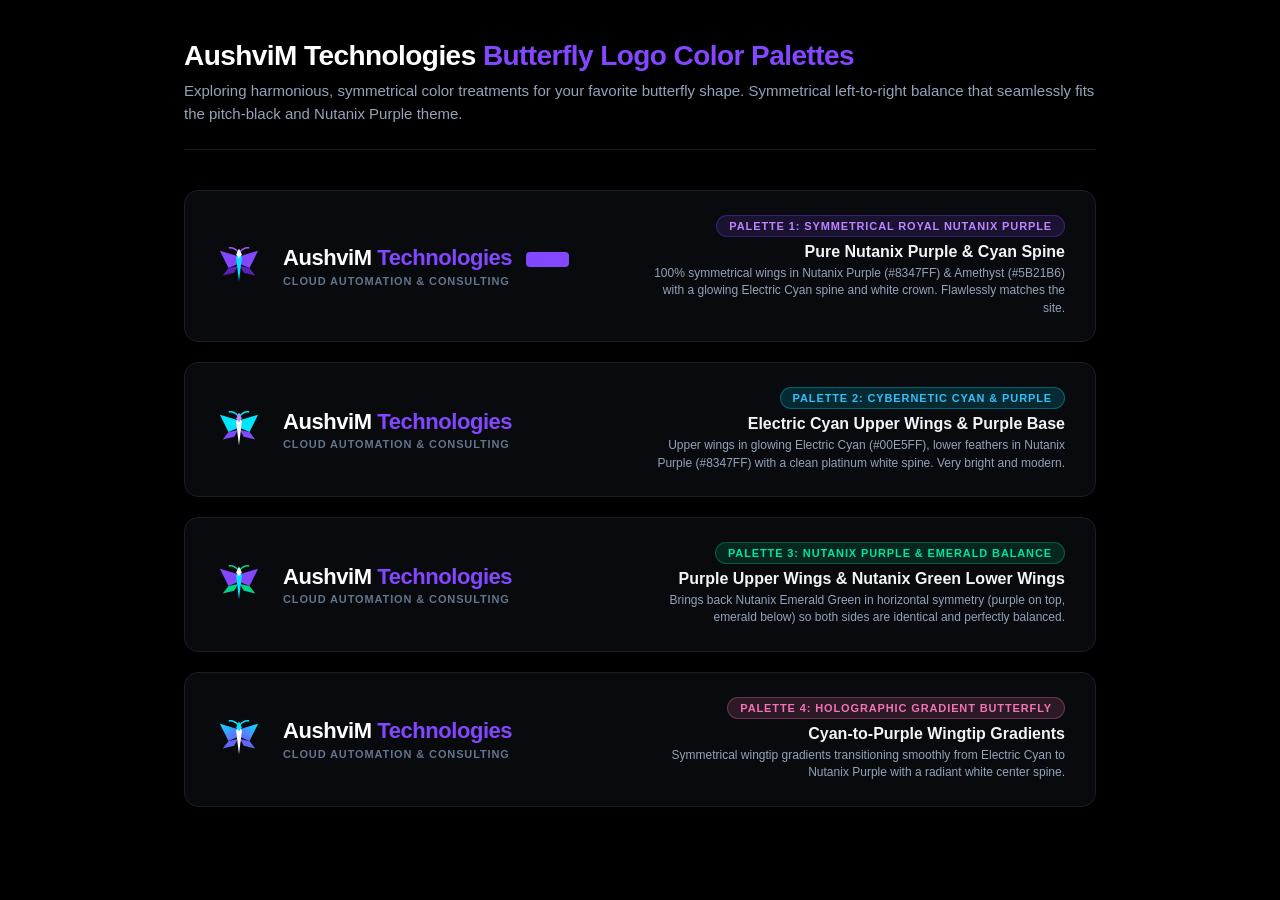
<file: logo_options.html>
<!DOCTYPE html>
<html lang="en">
<head>
  <meta charset="UTF-8">
  <title>AushviM Technologies - Butterfly Logo Color Options</title>
  <style>
    * { box-sizing: border-box; margin: 0; padding: 0; }
    body {
      background: #000000;
      color: #FFFFFF;
      font-family: 'Plus Jakarta Sans', -apple-system, BlinkMacSystemFont, "Segoe UI", Roboto, sans-serif;
      padding: 40px 24px 80px;
      max-width: 960px;
      margin: 0 auto;
    }
    header {
      margin-bottom: 40px;
      border-bottom: 1px solid #1A1E26;
      padding-bottom: 24px;
    }
    h1 {
      font-size: 28px;
      font-weight: 800;
      letter-spacing: -0.02em;
      margin-bottom: 8px;
    }
    h1 span { color: #8347FF; }
    p.subtitle {
      color: #94A3B8;
      font-size: 15px;
      line-height: 1.5;
    }
    .grid {
      display: flex;
      flex-direction: column;
      gap: 20px;
    }
    .card {
      background: #080A0E;
      border: 1px solid #1A1E28;
      border-radius: 14px;
      padding: 24px 30px;
      display: flex;
      align-items: center;
      justify-content: space-between;
      transition: all 0.25s ease;
      cursor: pointer;
    }
    .card:hover {
      border-color: #8347FF;
      transform: translateY(-2px);
      box-shadow: 0 8px 30px rgba(131, 71, 255, 0.2);
    }
    .brand-preview {
      display: flex;
      align-items: center;
      gap: 20px;
    }
    .logo-container {
      width: 48px;
      height: 48px;
      display: flex;
      align-items: center;
      justify-content: center;
      flex-shrink: 0;
    }
    .brand-name {
      font-size: 22px;
      font-weight: 800;
      letter-spacing: -0.02em;
      line-height: 1.15;
    }
    .brand-name span { color: #8347FF; }
    .brand-tagline {
      font-size: 11px;
      font-weight: 600;
      letter-spacing: 0.08em;
      color: #64748B;
      text-transform: uppercase;
      margin-top: 4px;
    }
    .meta-col {
      text-align: right;
      max-width: 420px;
    }
    .color-badge {
      display: inline-block;
      font-size: 11px;
      font-weight: 700;
      text-transform: uppercase;
      letter-spacing: 0.08em;
      padding: 4px 12px;
      border-radius: 20px;
      margin-bottom: 6px;
    }
    .badge-purple { background: rgba(131,71,255,0.15); color: #C084FC; border: 1px solid rgba(131,71,255,0.3); }
    .badge-cyan { background: rgba(0,229,255,0.15); color: #38BDF8; border: 1px solid rgba(0,229,255,0.3); }
    .badge-harmony { background: rgba(0,210,135,0.15); color: #00E599; border: 1px solid rgba(0,210,135,0.3); }
    .badge-gradient { background: rgba(244,114,182,0.15); color: #F472B6; border: 1px solid rgba(244,114,182,0.3); }
    .card-title {
      font-size: 16px;
      font-weight: 700;
      color: #F1F5F9;
      margin-bottom: 4px;
    }
    .card-desc {
      font-size: 12px;
      color: #94A3B8;
      line-height: 1.45;
    }
    .active-tag {
      background: #8347FF;
      color: #FFFFFF;
      font-size: 10px;
      font-weight: 700;
      padding: 2px 8px;
      border-radius: 4px;
      margin-left: 8px;
      vertical-align: middle;
      display: inline-block;
    }
  </style>
</head>
<body>
  <header>
    <h1>AushviM Technologies <span>Butterfly Logo Color Palettes</span></h1>
    <p class="subtitle">Exploring harmonious, symmetrical color treatments for your favorite butterfly shape. Symmetrical left-to-right balance that seamlessly fits the pitch-black and Nutanix Purple theme.</p>
  </header>

  <div class="grid">

    <!-- Color Option 1: Symmetrical Nutanix Royal Purple & Luminous Amethyst (Active on Website) -->
    <div class="card">
      <div class="brand-preview">
        <div class="logo-container">
          <svg viewBox="0 0 48 44" width="46" height="42" fill="none">
            <!-- Antennae -->
            <path d="M 23 7 Q 18 2 14 3" stroke="#A855F7" stroke-width="1.6" stroke-linecap="round"/>
            <path d="M 25 7 Q 30 2 34 3" stroke="#A855F7" stroke-width="1.6" stroke-linecap="round"/>
            <!-- Left Upper Wing: Nutanix Purple -->
            <polygon points="24,12 4,6 13,24 23,20" fill="#8347FF"/>
            <!-- Left Lower Wing: Deep Royal Indigo -->
            <polygon points="13,24 7,32 19,29 23,22" fill="#5B21B6"/>
            <!-- Right Upper Wing: Nutanix Purple (Symmetrical) -->
            <polygon points="24,12 44,6 35,24 25,20" fill="#8347FF"/>
            <!-- Right Lower Wing: Deep Royal Indigo (Symmetrical) -->
            <polygon points="35,24 41,32 29,29 25,22" fill="#5B21B6"/>
            <!-- Central Spine: Radiant Cyan & White Core -->
            <polygon points="24,4 27,14 24,38 21,14" fill="#00E5FF"/>
            <polygon points="24,4 27,10 24,14 21,10" fill="#FFFFFF"/>
          </svg>
        </div>
        <div>
          <div class="brand-name">AushviM <span>Technologies</span> <span class="active-tag">Active</span></div>
          <div class="brand-tagline">Cloud Automation & Consulting</div>
        </div>
      </div>
      <div class="meta-col">
        <span class="color-badge badge-purple">Palette 1: Symmetrical Royal Nutanix Purple</span>
        <div class="card-title">Pure Nutanix Purple & Cyan Spine</div>
        <div class="card-desc">100% symmetrical wings in Nutanix Purple (#8347FF) & Amethyst (#5B21B6) with a glowing Electric Cyan spine and white crown. Flawlessly matches the site.</div>
      </div>
    </div>

    <!-- Color Option 2: Electric Cyan Wings with Purple Lower Feathers -->
    <div class="card">
      <div class="brand-preview">
        <div class="logo-container">
          <svg viewBox="0 0 48 44" width="46" height="42" fill="none">
            <!-- Antennae -->
            <path d="M 23 7 Q 18 2 14 3" stroke="#00E5FF" stroke-width="1.6" stroke-linecap="round"/>
            <path d="M 25 7 Q 30 2 34 3" stroke="#00E5FF" stroke-width="1.6" stroke-linecap="round"/>
            <!-- Left Upper Wing: Electric Cyan -->
            <polygon points="24,12 4,6 13,24 23,20" fill="#00E5FF"/>
            <!-- Left Lower Wing: Nutanix Purple -->
            <polygon points="13,24 7,32 19,29 23,22" fill="#8347FF"/>
            <!-- Right Upper Wing: Electric Cyan (Symmetrical) -->
            <polygon points="24,12 44,6 35,24 25,20" fill="#00E5FF"/>
            <!-- Right Lower Wing: Nutanix Purple (Symmetrical) -->
            <polygon points="35,24 41,32 29,29 25,22" fill="#8347FF"/>
            <!-- Central Spine: Crisp White -->
            <polygon points="24,4 27,14 24,38 21,14" fill="#FFFFFF"/>
            <polygon points="24,4 27,10 24,14 21,10" fill="#C084FC"/>
          </svg>
        </div>
        <div>
          <div class="brand-name">AushviM <span>Technologies</span></div>
          <div class="brand-tagline">Cloud Automation & Consulting</div>
        </div>
      </div>
      <div class="meta-col">
        <span class="color-badge badge-cyan">Palette 2: Cybernetic Cyan & Purple</span>
        <div class="card-title">Electric Cyan Upper Wings & Purple Base</div>
        <div class="card-desc">Upper wings in glowing Electric Cyan (#00E5FF), lower feathers in Nutanix Purple (#8347FF) with a clean platinum white spine. Very bright and modern.</div>
      </div>
    </div>

    <!-- Color Option 3: Nutanix Purple Wings with Emerald Lower Feathers -->
    <div class="card">
      <div class="brand-preview">
        <div class="logo-container">
          <svg viewBox="0 0 48 44" width="46" height="42" fill="none">
            <!-- Antennae -->
            <path d="M 23 7 Q 18 2 14 3" stroke="#00D287" stroke-width="1.6" stroke-linecap="round"/>
            <path d="M 25 7 Q 30 2 34 3" stroke="#00D287" stroke-width="1.6" stroke-linecap="round"/>
            <!-- Left Upper Wing: Nutanix Purple -->
            <polygon points="24,12 4,6 13,24 23,20" fill="#8347FF"/>
            <!-- Left Lower Wing: Nutanix Emerald Green -->
            <polygon points="13,24 7,32 19,29 23,22" fill="#00D287"/>
            <!-- Right Upper Wing: Nutanix Purple (Symmetrical) -->
            <polygon points="24,12 44,6 35,24 25,20" fill="#8347FF"/>
            <!-- Right Lower Wing: Nutanix Emerald Green (Symmetrical) -->
            <polygon points="35,24 41,32 29,29 25,22" fill="#00D287"/>
            <!-- Central Spine: Electric Cyan & White -->
            <polygon points="24,4 27,14 24,38 21,14" fill="#00E5FF"/>
            <polygon points="24,4 27,10 24,14 21,10" fill="#FFFFFF"/>
          </svg>
        </div>
        <div>
          <div class="brand-name">AushviM <span>Technologies</span></div>
          <div class="brand-tagline">Cloud Automation & Consulting</div>
        </div>
      </div>
      <div class="meta-col">
        <span class="color-badge badge-harmony">Palette 3: Nutanix Purple & Emerald Balance</span>
        <div class="card-title">Purple Upper Wings & Nutanix Green Lower Wings</div>
        <div class="card-desc">Brings back Nutanix Emerald Green in horizontal symmetry (purple on top, emerald below) so both sides are identical and perfectly balanced.</div>
      </div>
    </div>

    <!-- Color Option 4: Cyber Violet & Holographic Cyan Gradient -->
    <div class="card">
      <div class="brand-preview">
        <div class="logo-container">
          <svg viewBox="0 0 48 44" width="46" height="42" fill="none">
            <defs>
              <linearGradient id="wingGradLeft" x1="0%" y1="0%" x2="100%" y2="100%">
                <stop offset="0%" stop-color="#00E5FF"/>
                <stop offset="100%" stop-color="#8347FF"/>
              </linearGradient>
              <linearGradient id="wingGradRight" x1="100%" y1="0%" x2="0%" y2="100%">
                <stop offset="0%" stop-color="#00E5FF"/>
                <stop offset="100%" stop-color="#8347FF"/>
              </linearGradient>
            </defs>
            <!-- Antennae -->
            <path d="M 23 7 Q 18 2 14 3" stroke="#00E5FF" stroke-width="1.6" stroke-linecap="round"/>
            <path d="M 25 7 Q 30 2 34 3" stroke="#00E5FF" stroke-width="1.6" stroke-linecap="round"/>
            <!-- Left Upper Wing: Gradient Cyan to Purple -->
            <polygon points="24,12 4,6 13,24 23,20" fill="url(#wingGradLeft)"/>
            <!-- Left Lower Wing: Deep Violet -->
            <polygon points="13,24 7,32 19,29 23,22" fill="#6366F1"/>
            <!-- Right Upper Wing: Gradient Cyan to Purple -->
            <polygon points="24,12 44,6 35,24 25,20" fill="url(#wingGradRight)"/>
            <!-- Right Lower Wing: Deep Violet -->
            <polygon points="35,24 41,32 29,29 25,22" fill="#6366F1"/>
            <!-- Central Spine: Radiant White -->
            <polygon points="24,4 27,14 24,38 21,14" fill="#FFFFFF"/>
            <polygon points="24,4 27,10 24,14 21,10" fill="#00E5FF"/>
          </svg>
        </div>
        <div>
          <div class="brand-name">AushviM <span>Technologies</span></div>
          <div class="brand-tagline">Cloud Automation & Consulting</div>
        </div>
      </div>
      <div class="meta-col">
        <span class="color-badge badge-gradient">Palette 4: Holographic Gradient Butterfly</span>
        <div class="card-title">Cyan-to-Purple Wingtip Gradients</div>
        <div class="card-desc">Symmetrical wingtip gradients transitioning smoothly from Electric Cyan to Nutanix Purple with a radiant white center spine.</div>
      </div>
    </div>

  </div>
</body>
</html>
</file>
<file: css/design-tokens.css>
:root {
  /* ==========================================================================
     AushviM Technologies - Nutanix Purple (#8347FF) & Pure Pitch Black (#000000)
     Solid Professional Enterprise Theme - Zero Button Gradients, Zero Emojis
     ========================================================================== */

  /* Backgrounds - True Pitch Black & Deep Obsidian */
  --bg-primary: #000000;
  --bg-secondary: #050608;
  --bg-tertiary: #0A0C10;
  --bg-elevated: #111319;
  --bg-card: rgba(11, 13, 18, 0.82);
  --bg-card-hover: rgba(18, 20, 28, 0.95);
  --bg-glass: rgba(6, 7, 10, 0.9);
  --bg-terminal: #020304;

  /* Official Nutanix Purple Palette (Solid Hex) */
  --accent-primary: #8347FF;
  --accent-primary-hover: #6F35E0;
  --accent-primary-dark: #5824BD;
  --accent-primary-glow: rgba(131, 71, 255, 0.3);
  
  /* Nutanix Purple Tints & Highlights */
  --accent-light: #A77BFF;
  --accent-lavender: #C4B5FD;
  --accent-sky: #A77BFF;
  --accent-cyan: #9B6BFF;

  /* Status Indicators (Contextual) */
  --color-success: #10B981;
  --color-success-glow: rgba(16, 185, 129, 0.2);
  --color-warning: #F59E0B;
  --color-info: #8347FF;

  /* Neutrals & Typography */
  --text-primary: #FFFFFF;
  --text-secondary: #CBD5E1;
  --text-muted: #94A3B8;
  --text-dim: #64748B;
  --border-light: rgba(255, 255, 255, 0.08);
  --border-medium: rgba(255, 255, 255, 0.14);
  --border-glow: rgba(131, 71, 255, 0.45);
  --border-purple-solid: #8347FF;

  /* Typography */
  --font-sans: 'Plus Jakarta Sans', -apple-system, BlinkMacSystemFont, 'Segoe UI', Roboto, sans-serif;
  --font-mono: 'JetBrains Mono', 'Fira Code', monospace;

  /* Spacing */
  --spacing-xs: 0.25rem;
  --spacing-sm: 0.5rem;
  --spacing-md: 1rem;
  --spacing-lg: 1.5rem;
  --spacing-xl: 2rem;
  --spacing-2xl: 3rem;
  --spacing-3xl: 5rem;
  --spacing-4xl: 7rem;

  /* Border Radii */
  --radius-sm: 6px;
  --radius-md: 12px;
  --radius-lg: 18px;
  --radius-xl: 24px;
  --radius-full: 9999px;

  /* Shadows (Tuned for Solid Nutanix Purple) */
  --shadow-sm: 0 2px 8px rgba(0, 0, 0, 0.6);
  --shadow-md: 0 8px 24px rgba(0, 0, 0, 0.75);
  --shadow-lg: 0 16px 40px rgba(0, 0, 0, 0.88);
  --shadow-purple: 0 4px 18px rgba(131, 71, 255, 0.35);
  --shadow-purple-hover: 0 6px 24px rgba(131, 71, 255, 0.5);

  /* Transitions */
  --transition-fast: 0.15s cubic-bezier(0.4, 0, 0.2, 1);
  --transition-normal: 0.25s cubic-bezier(0.4, 0, 0.2, 1);
  --transition-smooth: 0.4s cubic-bezier(0.16, 1, 0.3, 1);

  /* Layout */
  --max-width: 1280px;
  --header-height: 80px;
}
</file>
<file: css/styles.css>
@import url('https://fonts.googleapis.com/css2?family=JetBrains+Mono:wght@400;500;600;700&family=Plus+Jakarta+Sans:wght@300;400;500;600;700;800&display=swap');
@import url('./design-tokens.css');

/* =========================================
   Base & Reset - Pitch Black Architecture
   ========================================= */
*, *::before, *::after {
  box-sizing: border-box;
  margin: 0;
  padding: 0;
}

html {
  scroll-behavior: smooth;
  font-size: 16px;
  background-color: #000000;
  color: var(--text-primary);
  font-family: var(--font-sans);
  -webkit-font-smoothing: antialiased;
  -moz-osx-font-smoothing: grayscale;
}

body {
  min-height: 100vh;
  overflow-x: hidden;
  background: radial-gradient(circle at 20% 12%, rgba(131, 71, 255, 0.08) 0%, transparent 45%),
              radial-gradient(circle at 80% 25%, rgba(131, 71, 255, 0.05) 0%, transparent 45%),
              #000000;
  position: relative;
}

/* Background Canvas (Subtle Floating Multi-Cloud Nodes on Pitch Black) */
#bg-canvas {
  position: fixed;
  top: 0;
  left: 0;
  width: 100%;
  height: 100%;
  pointer-events: none;
  z-index: 0;
  opacity: 0.55;
}

.content-wrapper {
  position: relative;
  z-index: 1;
}

.container {
  max-width: var(--max-width);
  margin: 0 auto;
  padding: 0 var(--spacing-xl);
}

a {
  color: inherit;
  text-decoration: none;
  transition: var(--transition-fast);
}

ul {
  list-style: none;
}

button, input, select, textarea {
  font-family: inherit;
  color: inherit;
}

/* =========================================
   Typography & Badges
   ========================================= */
.purple-text {
  color: var(--accent-primary);
  display: inline-block;
}

.gradient-text {
  background: linear-gradient(135deg, #8347FF 0%, #C4B5FD 100%);
  -webkit-background-clip: text;
  -webkit-text-fill-color: transparent;
  display: inline-block;
}

.pill-badge {
  display: inline-flex;
  align-items: center;
  gap: var(--spacing-sm);
  padding: 0.38rem 0.95rem;
  background: rgba(131, 71, 255, 0.12);
  border: 1px solid var(--border-glow);
  border-radius: var(--radius-full);
  font-size: 0.8rem;
  font-weight: 600;
  color: var(--accent-light);
  letter-spacing: 0.03em;
  text-transform: uppercase;
  box-shadow: 0 0 16px rgba(131, 71, 255, 0.2);
}

.pill-badge-cyan {
  background: rgba(131, 71, 255, 0.15);
  border-color: rgba(131, 71, 255, 0.5);
  color: #DDD6FE;
  box-shadow: 0 0 15px rgba(131, 71, 255, 0.2);
}

.pulse-dot {
  width: 7px;
  height: 7px;
  border-radius: 50%;
  background-color: var(--accent-primary);
  box-shadow: 0 0 8px var(--accent-primary);
  animation: pulse-glow 2s infinite ease-in-out;
}

@keyframes pulse-glow {
  0%, 100% { opacity: 1; transform: scale(1); }
  50% { opacity: 0.3; transform: scale(1.3); }
}

.section-tag {
  color: var(--accent-light);
  font-family: var(--font-mono);
  font-size: 0.82rem;
  font-weight: 600;
  letter-spacing: 0.12em;
  text-transform: uppercase;
  margin-bottom: var(--spacing-sm);
  display: block;
}

.section-title {
  font-size: 2.5rem;
  font-weight: 800;
  line-height: 1.2;
  letter-spacing: -0.02em;
  margin-bottom: var(--spacing-md);
  color: #FFFFFF;
}

.section-desc {
  font-size: 1.08rem;
  color: var(--text-secondary);
  line-height: 1.65;
  max-width: 680px;
  margin-bottom: var(--spacing-2xl);
}

/* =========================================
   Buttons & Interactive Elements (SOLID COLORS - NO GRADIENTS)
   ========================================= */
.btn {
  display: inline-flex;
  align-items: center;
  justify-content: center;
  gap: var(--spacing-sm);
  padding: 0.8rem 1.6rem;
  border-radius: var(--radius-md);
  font-weight: 600;
  font-size: 0.95rem;
  cursor: pointer;
  transition: all var(--transition-normal);
  border: 1px solid transparent;
  outline: none;
}

/* Solid Nutanix Purple Button */
.btn-primary {
  background-color: var(--accent-primary);
  color: #FFFFFF;
  box-shadow: var(--shadow-purple);
  font-weight: 700;
  border: 1px solid var(--accent-primary);
}

.btn-primary:hover {
  background-color: var(--accent-primary-hover);
  border-color: var(--accent-primary-hover);
  transform: translateY(-2px);
  box-shadow: var(--shadow-purple-hover);
}

/* Solid Dark Secondary Button */
.btn-secondary {
  background-color: #111319;
  color: var(--text-primary);
  border: 1px solid var(--border-medium);
}

.btn-secondary:hover {
  background-color: #1A1D27;
  border-color: var(--accent-primary);
  transform: translateY(-2px);
}

/* Solid Outline Button */
.btn-outline-blue {
  background-color: transparent;
  color: var(--accent-light);
  border: 1px solid var(--border-glow);
}

.btn-outline-blue:hover {
  background-color: rgba(131, 71, 255, 0.15);
  border-color: var(--accent-primary);
  color: #FFFFFF;
  transform: translateY(-2px);
}

/* =========================================
   Header & Navigation
   ========================================= */
.site-header {
  position: sticky;
  top: 0;
  left: 0;
  width: 100%;
  height: var(--header-height);
  background: linear-gradient(180deg, rgba(6, 8, 12, 0.98) 0%, rgba(6, 8, 12, 0.72) 70%, rgba(6, 8, 12, 0) 100%);
  backdrop-filter: blur(16px);
  -webkit-backdrop-filter: blur(16px);
  border-bottom: none;
  box-shadow: none;
  z-index: 100;
  display: flex;
  align-items: center;
  transition: all var(--transition-normal);
}

.site-header.scrolled {
  background: linear-gradient(180deg, rgba(6, 8, 12, 0.99) 0%, rgba(6, 8, 12, 0.88) 75%, rgba(6, 8, 12, 0) 100%);
  backdrop-filter: blur(20px);
  -webkit-backdrop-filter: blur(20px);
  box-shadow: none;
  border-bottom: none;
}

.nav-inner {
  display: flex;
  align-items: center;
  justify-content: space-between;
  width: 100%;
}

.brand-logo {
  display: flex;
  align-items: center;
  gap: var(--spacing-md);
}

.brand-mark {
  width: 38px;
  height: 38px;
  display: flex;
  align-items: center;
  justify-content: center;
  background: transparent;
  border: none;
  border-radius: 0;
  box-shadow: none;
  position: relative;
  flex-shrink: 0;
  transition: transform var(--transition-fast);
}

.brand-logo:hover .brand-mark {
  transform: translateY(-1px) scale(1.04);
}

.brand-logo-img,
.brand-logo-svg {
  width: 38px;
  height: 38px;
  display: block;
  object-fit: contain;
}

.brand-info {
  display: flex;
  flex-direction: column;
}

.brand-name {
  font-size: 1.25rem;
  font-weight: 800;
  letter-spacing: -0.02em;
  color: #FFFFFF;
  line-height: 1.1;
}

.brand-name span {
  color: var(--accent-primary);
}

.brand-tagline {
  font-size: 0.68rem;
  font-weight: 600;
  letter-spacing: 0.08em;
  color: var(--text-muted);
  text-transform: uppercase;
}

.nav-menu {
  display: flex;
  align-items: center;
  gap: var(--spacing-xl);
}

.nav-link {
  font-size: 0.92rem;
  font-weight: 500;
  color: var(--text-secondary);
  position: relative;
  padding: 0.3rem 0;
}

.nav-link:hover, .nav-link.active {
  color: #FFFFFF;
}

.nav-link::after {
  content: '';
  position: absolute;
  bottom: 0;
  left: 0;
  width: 0%;
  height: 2px;
  background-color: var(--accent-primary);
  transition: width var(--transition-fast);
}

.nav-link:hover::after {
  width: 100%;
}

.nav-actions {
  display: flex;
  align-items: center;
  gap: var(--spacing-md);
}

.mobile-nav-toggle {
  display: none;
  background: none;
  border: none;
  color: #FFFFFF;
  font-size: 1.5rem;
  cursor: pointer;
}

/* =========================================
   Hero Section
   ========================================= */
.hero-section {
  padding: var(--spacing-3xl) 0 var(--spacing-4xl);
  position: relative;
}

.hero-grid {
  display: grid;
  grid-template-columns: 1.15fr 0.95fr;
  gap: var(--spacing-3xl);
  align-items: center;
}

.hero-badge-wrap {
  margin-bottom: var(--spacing-lg);
}

.hero-title {
  font-size: 3.4rem;
  font-weight: 800;
  line-height: 1.12;
  letter-spacing: -0.03em;
  margin-bottom: var(--spacing-lg);
  color: #FFFFFF;
}

.hero-subtitle {
  font-size: 1.15rem;
  line-height: 1.65;
  color: var(--text-secondary);
  margin-bottom: var(--spacing-xl);
  max-width: 580px;
}

/* Founder Trust Seal (With Real Original Photo) */
.founder-trust-seal {
  display: flex;
  align-items: center;
  gap: var(--spacing-md);
  padding: 0.75rem 1.25rem;
  background: rgba(11, 13, 18, 0.85);
  border: 1px solid var(--border-medium);
  border-left: 3px solid var(--accent-primary);
  border-radius: var(--radius-md);
  margin-bottom: var(--spacing-2xl);
  max-width: 520px;
  box-shadow: var(--shadow-sm);
  backdrop-filter: blur(10px);
}

.founder-seal-avatar {
  width: 50px;
  height: 50px;
  border-radius: 50%;
  background: var(--accent-primary);
  padding: 2px;
  flex-shrink: 0;
  position: relative;
}

.founder-seal-img {
  width: 100%;
  height: 100%;
  border-radius: 50%;
  object-fit: cover;
  object-position: center 20%;
  display: block;
}

.founder-seal-text h4 {
  font-size: 0.96rem;
  font-weight: 700;
  color: #FFFFFF;
  display: flex;
  align-items: center;
  gap: 6px;
}

.verified-icon {
  color: var(--accent-light);
  display: inline-flex;
}

.founder-seal-text p {
  font-size: 0.8rem;
  color: var(--accent-light);
  font-weight: 500;
}

.hero-cta-group {
  display: flex;
  align-items: center;
  gap: var(--spacing-md);
  flex-wrap: wrap;
}

/* 5 Core Practices Quick Strip */
.hero-practice-strip {
  display: flex;
  flex-wrap: wrap;
  gap: var(--spacing-xs);
  margin-top: var(--spacing-lg);
  align-items: center;
}

.practice-pill {
  display: inline-flex;
  align-items: center;
  gap: 7px;
  padding: 0.4rem 0.85rem;
  border-radius: var(--radius-full);
  background: rgba(14, 17, 24, 0.85);
  border: 1px solid var(--border-medium);
  text-decoration: none;
  color: var(--text-secondary);
  font-size: 0.78rem;
  font-weight: 600;
  transition: all var(--transition-fast);
}

.practice-pill:hover {
  background: #191E2B;
  border-color: var(--accent-primary);
  transform: translateY(-2px);
  color: #FFFFFF;
}

.practice-pill.highlight {
  border-color: rgba(131, 71, 255, 0.5);
  background: rgba(131, 71, 255, 0.15);
  color: #FFFFFF;
}

.practice-pill.highlight:hover {
  background: rgba(131, 71, 255, 0.28);
  border-color: var(--accent-primary);
}

.practice-dot {
  width: 7px;
  height: 7px;
  border-radius: 50%;
  background-color: var(--accent-primary);
  box-shadow: 0 0 8px var(--accent-primary);
}

.practice-tag {
  font-size: 0.65rem;
  font-weight: 700;
  text-transform: uppercase;
  letter-spacing: 0.06em;
  padding: 0.12rem 0.4rem;
  border-radius: 3px;
  background: rgba(255, 255, 255, 0.08);
  color: var(--text-muted);
}

.practice-pill.highlight .practice-tag {
  background: var(--accent-primary);
  color: #FFFFFF;
}

/* Hero Terminal & Interactive Orchestrator Display */
.hero-visual {
  position: relative;
}

.hero-window-card {
  background: rgba(8, 10, 14, 0.92);
  border: 1px solid var(--border-glow);
  border-radius: var(--radius-lg);
  overflow: hidden;
  box-shadow: var(--shadow-lg), 0 0 45px rgba(131, 71, 255, 0.15);
  backdrop-filter: blur(20px);
}

.window-header {
  display: flex;
  align-items: center;
  justify-content: space-between;
  padding: 0.75rem 1.25rem;
  background: #020304;
  border-bottom: 1px solid var(--border-light);
}

.window-dots {
  display: flex;
  gap: 6px;
}

.dot {
  width: 10px;
  height: 10px;
  border-radius: 50%;
}
.dot.red { background: #EF4444; }
.dot.yellow { background: #F59E0B; }
.dot.green { background: #10B981; }

.window-title {
  font-family: var(--font-mono);
  font-size: 0.78rem;
  color: var(--text-muted);
  display: flex;
  align-items: center;
  gap: 6px;
}

.orchestration-pipeline {
  padding: var(--spacing-lg);
}

.pipeline-step {
  display: flex;
  align-items: flex-start;
  gap: var(--spacing-md);
  padding: 0.85rem;
  border-radius: var(--radius-md);
  background: rgba(14, 16, 22, 0.6);
  border: 1px solid var(--border-light);
  margin-bottom: var(--spacing-sm);
  position: relative;
  transition: var(--transition-normal);
}

.pipeline-step.active {
  border-color: var(--border-glow);
  background: rgba(131, 71, 255, 0.1);
  box-shadow: 0 0 15px rgba(131, 71, 255, 0.12);
}

.step-icon {
  width: 32px;
  height: 32px;
  border-radius: 8px;
  display: flex;
  align-items: center;
  justify-content: center;
  background: rgba(255, 255, 255, 0.06);
  color: var(--accent-light);
  flex-shrink: 0;
  font-size: 0.85rem;
  font-weight: 700;
}

.pipeline-step.active .step-icon {
  background-color: var(--accent-primary);
  color: #FFFFFF;
  box-shadow: 0 0 12px rgba(131, 71, 255, 0.4);
}

.step-body {
  flex-grow: 1;
}

.step-header {
  display: flex;
  justify-content: space-between;
  align-items: center;
  margin-bottom: 2px;
}

.step-title {
  font-size: 0.88rem;
  font-weight: 700;
  color: #FFFFFF;
}

.step-badge {
  font-family: var(--font-mono);
  font-size: 0.7rem;
  padding: 2px 6px;
  border-radius: 4px;
  background: rgba(16, 185, 129, 0.15);
  color: var(--color-success);
}

.step-desc {
  font-size: 0.78rem;
  color: var(--text-muted);
}

.terminal-console {
  background: var(--bg-terminal);
  border-top: 1px solid var(--border-light);
  padding: var(--spacing-md) var(--spacing-lg);
  font-family: var(--font-mono);
  font-size: 0.75rem;
  color: var(--text-secondary);
  line-height: 1.5;
}

.terminal-line {
  display: flex;
  gap: var(--spacing-sm);
  margin-bottom: 3px;
}

.terminal-prompt {
  color: var(--accent-light);
}

.terminal-success {
  color: var(--color-success);
}

.terminal-info {
  color: var(--accent-cyan);
}

/* Ecosystem Ticker / Marquee */
.ecosystem-section {
  padding: var(--spacing-xl) 0;
  border-top: 1px solid var(--border-light);
  border-bottom: 1px solid var(--border-light);
  background: rgba(5, 6, 8, 0.6);
}

.ecosystem-label {
  text-align: center;
  font-size: 0.76rem;
  font-weight: 600;
  text-transform: uppercase;
  letter-spacing: 0.12em;
  color: var(--text-dim);
  margin-bottom: var(--spacing-md);
}

.ecosystem-pills {
  display: flex;
  align-items: center;
  justify-content: center;
  gap: var(--spacing-lg);
  flex-wrap: wrap;
}

.eco-pill {
  display: flex;
  align-items: center;
  gap: var(--spacing-sm);
  padding: 0.5rem 1rem;
  background: rgba(12, 14, 18, 0.85);
  border: 1px solid var(--border-light);
  border-radius: var(--radius-full);
  font-size: 0.85rem;
  font-weight: 600;
  color: var(--text-secondary);
  transition: var(--transition-fast);
}

.eco-pill svg {
  color: var(--accent-light);
}

.eco-pill:hover {
  border-color: var(--border-glow);
  color: #FFFFFF;
  transform: translateY(-2px);
  background: rgba(131, 71, 255, 0.12);
}

/* Metrics Strip */
.metrics-strip {
  margin-top: var(--spacing-3xl);
  padding: var(--spacing-xl) var(--spacing-2xl);
  background: rgba(8, 10, 14, 0.75);
  border: 1px solid var(--border-medium);
  border-radius: var(--radius-xl);
  backdrop-filter: blur(12px);
  display: grid;
  grid-template-columns: repeat(4, 1fr);
  gap: var(--spacing-xl);
}

.metric-item {
  display: flex;
  flex-direction: column;
}

.metric-number {
  font-size: 2.5rem;
  font-weight: 800;
  letter-spacing: -0.02em;
  line-height: 1;
  margin-bottom: var(--spacing-xs);
  color: #FFFFFF;
}

.metric-number span {
  color: var(--accent-primary);
}

.metric-label {
  font-size: 0.88rem;
  color: var(--text-secondary);
  font-weight: 500;
}

/* =========================================
   NCM Service Pillars Section
   ========================================= */
.services-section {
  padding: var(--spacing-4xl) 0;
  position: relative;
}

.services-grid {
  display: grid;
  grid-template-columns: repeat(2, 1fr);
  gap: var(--spacing-xl);
}

.service-card {
  background: var(--bg-card);
  border: 1px solid var(--border-medium);
  border-radius: var(--radius-xl);
  padding: var(--spacing-2xl);
  transition: all var(--transition-smooth);
  position: relative;
  overflow: hidden;
  backdrop-filter: blur(12px);
}

.service-card::before {
  content: '';
  position: absolute;
  top: 0;
  left: 0;
  width: 100%;
  height: 3px;
  background-color: var(--accent-primary);
  opacity: 0;
  transition: opacity var(--transition-normal);
}

.service-card:hover {
  transform: translateY(-4px);
  border-color: var(--border-glow);
  box-shadow: 0 16px 36px rgba(0, 0, 0, 0.7), 0 0 25px rgba(131, 71, 255, 0.15);
  background: var(--bg-card-hover);
}

.service-card:hover::before {
  opacity: 1;
}

/* Flagship Priority Pillar Card */
.service-card.flagship {
  grid-column: 1 / -1;
  border-color: rgba(131, 71, 255, 0.45);
  background: linear-gradient(135deg, rgba(16, 19, 28, 0.95) 0%, rgba(9, 10, 15, 0.98) 100%);
  box-shadow: 0 0 40px rgba(131, 71, 255, 0.12);
}

.service-card.flagship::before {
  opacity: 1;
  height: 4px;
}

.flagship-badge {
  display: inline-flex;
  align-items: center;
  gap: 6px;
  background: rgba(131, 71, 255, 0.2);
  border: 1px solid rgba(131, 71, 255, 0.4);
  color: #C084FC;
  font-size: 0.72rem;
  font-weight: 700;
  text-transform: uppercase;
  letter-spacing: 0.08em;
  padding: 0.25rem 0.75rem;
  border-radius: var(--radius-full);
  margin-bottom: var(--spacing-md);
}

.flagship-pulse {
  width: 6px;
  height: 6px;
  border-radius: 50%;
  background-color: #A855F7;
  box-shadow: 0 0 8px #A855F7;
}

.service-icon-box {
  width: 56px;
  height: 56px;
  border-radius: var(--radius-lg);
  background: rgba(131, 71, 255, 0.12);
  border: 1px solid var(--border-glow);
  display: flex;
  align-items: center;
  justify-content: center;
  color: var(--accent-light);
  margin-bottom: var(--spacing-lg);
}

.service-icon-box svg {
  width: 26px;
  height: 26px;
}

.service-card-title {
  font-size: 1.4rem;
  font-weight: 700;
  margin-bottom: var(--spacing-sm);
  color: #FFFFFF;
}

.service-card-desc {
  font-size: 0.95rem;
  line-height: 1.6;
  color: var(--text-secondary);
  margin-bottom: var(--spacing-lg);
}

.service-features-list {
  display: flex;
  flex-direction: column;
  gap: var(--spacing-sm);
  margin-bottom: var(--spacing-xl);
}

.service-features-list li {
  display: flex;
  align-items: center;
  gap: var(--spacing-sm);
  font-size: 0.88rem;
  color: var(--text-muted);
}

.service-features-list li svg {
  width: 16px;
  height: 16px;
  color: var(--accent-light);
  flex-shrink: 0;
}

.service-tags {
  display: flex;
  flex-wrap: wrap;
  gap: var(--spacing-xs);
}

.service-tag {
  font-family: var(--font-mono);
  font-size: 0.72rem;
  padding: 0.25rem 0.6rem;
  border-radius: var(--radius-sm);
  background: rgba(255, 255, 255, 0.04);
  border: 1px solid var(--border-light);
  color: var(--text-secondary);
}

/* =========================================
   Interactive NCM ROI & FinOps Estimator (SOLID BUTTONS)
   ========================================= */
.calculator-section {
  padding: var(--spacing-4xl) 0;
  position: relative;
}

.calculator-card {
  background: var(--bg-card);
  border: 1px solid var(--border-medium);
  border-radius: var(--radius-xl);
  padding: var(--spacing-3xl);
  backdrop-filter: blur(16px);
  box-shadow: var(--shadow-lg);
  position: relative;
  overflow: hidden;
}

/* Preset Scenarios */
.calc-presets-bar {
  display: flex;
  align-items: center;
  gap: var(--spacing-sm);
  margin-bottom: var(--spacing-xl);
  flex-wrap: wrap;
}

.calc-preset-label {
  font-size: 0.85rem;
  font-weight: 600;
  color: var(--text-muted);
  margin-right: 4px;
}

.preset-btn {
  padding: 0.4rem 0.9rem;
  border-radius: var(--radius-full);
  background-color: #0E1015;
  border: 1px solid var(--border-light);
  font-size: 0.8rem;
  font-weight: 600;
  color: var(--text-secondary);
  cursor: pointer;
  transition: var(--transition-fast);
}

.preset-btn:hover {
  background-color: #1A1D27;
  border-color: var(--accent-primary);
  color: #FFFFFF;
}

/* Solid Purple Active Preset Button */
.preset-btn.active {
  background-color: var(--accent-primary);
  border-color: var(--accent-primary);
  color: #FFFFFF;
  box-shadow: 0 0 12px rgba(131, 71, 255, 0.4);
}

.calculator-grid {
  display: grid;
  grid-template-columns: 1.15fr 0.85fr;
  gap: var(--spacing-3xl);
  margin-top: var(--spacing-md);
}

.slider-group {
  margin-bottom: var(--spacing-2xl);
}

.slider-label-row {
  display: flex;
  justify-content: space-between;
  align-items: center;
  margin-bottom: var(--spacing-sm);
}

.slider-name {
  font-size: 1rem;
  font-weight: 600;
  color: #FFFFFF;
  display: flex;
  align-items: center;
  gap: var(--spacing-sm);
}

.slider-name svg {
  color: var(--accent-light);
}

.slider-val-badge {
  font-family: var(--font-mono);
  font-size: 1.15rem;
  font-weight: 700;
  color: var(--accent-light);
  background-color: rgba(131, 71, 255, 0.15);
  border: 1px solid var(--border-glow);
  padding: 0.25rem 0.75rem;
  border-radius: var(--radius-md);
}

.range-slider {
  width: 100%;
  height: 8px;
  background: rgba(255, 255, 255, 0.1);
  border-radius: 4px;
  outline: none;
  -webkit-appearance: none;
  cursor: pointer;
  accent-color: var(--accent-primary);
}

.range-slider::-webkit-slider-thumb {
  -webkit-appearance: none;
  width: 22px;
  height: 22px;
  border-radius: 50%;
  background-color: var(--accent-primary);
  cursor: pointer;
  box-shadow: 0 0 15px rgba(131, 71, 255, 0.6);
  border: 2px solid #000000;
  transition: transform var(--transition-fast);
}

.range-slider::-webkit-slider-thumb:hover {
  transform: scale(1.15);
}

.slider-scale {
  display: flex;
  justify-content: space-between;
  font-size: 0.72rem;
  color: var(--text-dim);
  font-family: var(--font-mono);
  margin-top: 4px;
}

/* Calculator Output KPI Card */
.calc-results-box {
  background: rgba(8, 10, 14, 0.95);
  border: 1px solid var(--border-glow);
  border-radius: var(--radius-lg);
  padding: var(--spacing-2xl);
  display: flex;
  flex-direction: column;
  justify-content: space-between;
  box-shadow: 0 0 35px rgba(131, 71, 255, 0.15);
  position: relative;
}

.calc-results-header {
  border-bottom: 1px solid var(--border-light);
  padding-bottom: var(--spacing-md);
  margin-bottom: var(--spacing-lg);
}

.calc-results-header h4 {
  font-size: 1.1rem;
  font-weight: 700;
  color: #FFFFFF;
}

.calc-results-header p {
  font-size: 0.8rem;
  color: var(--text-muted);
}

.kpi-row {
  display: flex;
  flex-direction: column;
  gap: var(--spacing-lg);
  margin-bottom: var(--spacing-xl);
}

.kpi-block {
  display: flex;
  justify-content: space-between;
  align-items: flex-end;
}

.kpi-meta h5 {
  font-size: 0.85rem;
  color: var(--text-secondary);
  font-weight: 500;
  margin-bottom: 2px;
}

.kpi-meta span {
  font-size: 0.72rem;
  color: var(--text-dim);
}

.kpi-figure {
  font-family: var(--font-mono);
  font-size: 1.85rem;
  font-weight: 800;
  color: var(--accent-light);
  text-align: right;
}

.kpi-figure.cyan {
  color: #DDD6FE;
}

.total-annual-value {
  padding: var(--spacing-md);
  border-radius: var(--radius-md);
  background-color: rgba(131, 71, 255, 0.12);
  border: 1px solid var(--border-glow);
  margin-bottom: var(--spacing-lg);
}

.total-label {
  font-size: 0.82rem;
  text-transform: uppercase;
  letter-spacing: 0.05em;
  font-weight: 700;
  color: var(--text-secondary);
}

.total-value-amount {
  font-size: 2.2rem;
  font-weight: 800;
  color: #FFFFFF;
  letter-spacing: -0.02em;
}

/* =========================================
   Interactive Blueprint & Ecosystem Explorer
   ========================================= */
.blueprints-section {
  padding: var(--spacing-4xl) 0;
  position: relative;
}

.blueprint-tabs {
  display: flex;
  gap: var(--spacing-sm);
  background: rgba(8, 10, 14, 0.9);
  border: 1px solid var(--border-medium);
  padding: 6px;
  border-radius: var(--radius-lg);
  margin-bottom: var(--spacing-xl);
  overflow-x: auto;
}

.bp-tab-btn {
  padding: 0.65rem 1.25rem;
  border-radius: var(--radius-md);
  background: transparent;
  border: none;
  color: var(--text-secondary);
  font-size: 0.9rem;
  font-weight: 600;
  cursor: pointer;
  transition: all var(--transition-fast);
  white-space: nowrap;
  display: flex;
  align-items: center;
  gap: var(--spacing-sm);
}

.bp-tab-btn svg {
  color: var(--accent-light);
}

/* Solid Purple Active Tab */
.bp-tab-btn.active {
  background-color: #141722;
  color: #FFFFFF;
  box-shadow: 0 2px 10px rgba(0, 0, 0, 0.5);
  border: 1px solid var(--accent-primary);
}

.bp-tab-btn.active svg {
  color: var(--accent-primary);
}

.bp-workspace-grid {
  display: grid;
  grid-template-columns: 1.25fr 1fr;
  gap: var(--spacing-xl);
  background: var(--bg-card);
  border: 1px solid var(--border-medium);
  border-radius: var(--radius-xl);
  padding: var(--spacing-2xl);
  backdrop-filter: blur(16px);
  align-items: stretch;
}

.bp-visual-stage {
  display: flex;
  flex-direction: column;
  gap: var(--spacing-md);
  height: 100%;
}

.stage-topology-card {
  background: rgba(6, 8, 12, 0.85);
  border: 1px solid var(--border-light);
  border-radius: var(--radius-lg);
  padding: var(--spacing-xl);
  position: relative;
  min-height: 310px;
  display: flex;
  flex-direction: column;
  justify-content: space-between;
  flex: 1;
}

.topology-wrapper {
  position: relative;
  margin: var(--spacing-xl) 0 var(--spacing-md);
  width: 100%;
}

.connector-line {
  position: absolute;
  top: 26px; /* Exactly half of 52px .node-box */
  left: 28px;
  right: 28px;
  height: 2px;
  background-color: var(--accent-primary);
  z-index: 1;
  opacity: 0.85;
  box-shadow: 0 0 10px rgba(131, 71, 255, 0.45);
}

.topology-nodes-container {
  display: flex;
  align-items: flex-start;
  justify-content: space-between;
  position: relative;
  z-index: 2;
  margin: 0;
  padding: 0 4px;
  gap: 6px;
  width: 100%;
}

.topo-node {
  display: flex;
  flex-direction: column;
  align-items: center;
  position: relative;
  z-index: 2;
  flex: 1 1 0;
  min-width: 0;
  max-width: 115px;
  text-align: center;
  padding: 0 2px;
}

.node-box {
  width: 52px;
  height: 52px;
  border-radius: var(--radius-md);
  background: var(--bg-elevated);
  border: 1px solid var(--border-glow);
  display: flex;
  align-items: center;
  justify-content: center;
  color: var(--accent-light);
  box-shadow: 0 4px 14px rgba(0, 0, 0, 0.6);
  position: relative;
  z-index: 2;
  transition: var(--transition-normal);
  flex-shrink: 0;
}

.topo-node:hover .node-box {
  border-color: var(--accent-primary);
  transform: scale(1.08);
  box-shadow: 0 0 20px rgba(131, 71, 255, 0.5);
  color: #FFFFFF;
}

.node-label {
  font-size: 0.72rem;
  font-weight: 700;
  color: #FFFFFF;
  line-height: 1.25;
  margin-top: 8px;
  word-break: normal;
  overflow-wrap: break-word;
}

.node-sub {
  font-size: 0.65rem;
  color: var(--text-dim);
  font-family: var(--font-mono);
  margin-top: 3px;
  line-height: 1.2;
  word-break: normal;
  overflow-wrap: break-word;
}

.lifecycle-actions-bar {
  display: flex;
  align-items: center;
  gap: var(--spacing-sm);
  flex-wrap: wrap;
  padding: 0.75rem 1rem;
  background: #020304;
  border: 1px solid var(--border-light);
  border-radius: var(--radius-md);
  margin-top: var(--spacing-md);
}

.actions-label {
  font-size: 0.76rem;
  font-weight: 700;
  color: var(--accent-light);
  text-transform: uppercase;
  letter-spacing: 0.05em;
  display: inline-flex;
  align-items: center;
  gap: 5px;
  margin-right: 6px;
}

.action-chip {
  padding: 0.42rem 0.85rem;
  border-radius: var(--radius-sm);
  background-color: #0E1015;
  border: 1px solid var(--border-light);
  font-family: var(--font-mono);
  font-size: 0.75rem;
  color: var(--text-secondary);
  cursor: pointer;
  transition: var(--transition-fast);
}

.action-chip:hover {
  background-color: #1A1D27;
  border-color: var(--accent-primary);
  color: #FFFFFF;
}

/* Solid Purple Active Action Chip */
.action-chip.active {
  background-color: var(--accent-primary);
  border-color: var(--accent-primary);
  color: #FFFFFF;
  box-shadow: 0 0 10px rgba(131, 71, 255, 0.4);
}

.bp-code-inspector {
  background: var(--bg-terminal);
  border: 1px solid var(--border-medium);
  border-radius: var(--radius-lg);
  overflow: hidden;
  display: flex;
  flex-direction: column;
  height: 100%;
  min-height: 420px;
}

.code-header {
  display: flex;
  justify-content: space-between;
  align-items: center;
  padding: 0.75rem 1.25rem;
  background: rgba(14, 16, 22, 0.85);
  border-bottom: 1px solid var(--border-light);
  flex-shrink: 0;
}

.code-title {
  font-family: var(--font-mono);
  font-size: 0.78rem;
  color: var(--text-secondary);
  display: flex;
  align-items: center;
  gap: 8px;
}

.copy-code-btn {
  background-color: #12141A;
  border: 1px solid var(--border-light);
  padding: 4px 10px;
  border-radius: 4px;
  font-size: 0.72rem;
  color: var(--text-secondary);
  cursor: pointer;
  transition: var(--transition-fast);
}

.copy-code-btn:hover {
  background-color: var(--accent-primary);
  border-color: var(--accent-primary);
  color: #FFFFFF;
}

.code-content {
  flex: 1;
  min-height: 0;
  max-height: none;
  padding: var(--spacing-lg);
  overflow-x: auto;
  overflow-y: auto;
  font-family: var(--font-mono);
  font-size: 0.75rem;
  line-height: 1.6;
  color: var(--text-secondary);
  margin: 0;
  scrollbar-width: thin;
  scrollbar-color: rgba(131, 71, 255, 0.35) rgba(8, 10, 16, 0.9);
}

.code-content::-webkit-scrollbar {
  width: 6px;
  height: 6px;
}

.code-content::-webkit-scrollbar-track {
  background: rgba(8, 10, 16, 0.9);
}

.code-content::-webkit-scrollbar-thumb {
  background: rgba(131, 71, 255, 0.35);
  border-radius: 3px;
}

.code-content::-webkit-scrollbar-thumb:hover {
  background: var(--accent-primary);
}

/* =========================================
   Founder & Leadership Spotlight Section
   ========================================= */
.founder-section {
  padding: var(--spacing-4xl) 0;
  position: relative;
}

.founder-card {
  background: linear-gradient(135deg, rgba(12, 14, 18, 0.9) 0%, rgba(6, 7, 10, 0.98) 100%);
  border: 1px solid var(--border-glow);
  border-radius: var(--radius-xl);
  padding: var(--spacing-3xl);
  backdrop-filter: blur(20px);
  display: grid;
  grid-template-columns: 0.85fr 1.15fr;
  gap: var(--spacing-3xl);
  align-items: center;
  box-shadow: var(--shadow-lg), 0 0 50px rgba(131, 71, 255, 0.12);
  position: relative;
  overflow: hidden;
}

.founder-card::after {
  content: '';
  position: absolute;
  top: -100px;
  right: -100px;
  width: 350px;
  height: 350px;
  border-radius: 50%;
  background: radial-gradient(circle, rgba(131, 71, 255, 0.12) 0%, transparent 70%);
  pointer-events: none;
}

.founder-visual-column {
  display: flex;
  flex-direction: column;
  align-items: center;
  text-align: center;
}

/* Original photo frame */
.founder-portrait-frame {
  width: 240px;
  height: 240px;
  border-radius: var(--radius-xl);
  padding: 3px;
  background-color: var(--accent-primary);
  margin-bottom: var(--spacing-lg);
  box-shadow: 0 0 35px rgba(131, 71, 255, 0.35);
  position: relative;
}

.founder-portrait {
  width: 100%;
  height: 100%;
  border-radius: calc(var(--radius-xl) - 3px);
  overflow: hidden;
  background: #000000;
}

.founder-portrait-img {
  width: 100%;
  height: 100%;
  object-fit: cover;
  object-position: center 22%;
  display: block;
}

.founder-name {
  font-size: 1.85rem;
  font-weight: 800;
  margin-bottom: 4px;
  color: #FFFFFF;
}

.founder-role {
  font-size: 0.95rem;
  color: var(--accent-light);
  font-weight: 600;
  margin-bottom: var(--spacing-md);
}

.pedigree-pills {
  display: flex;
  flex-wrap: wrap;
  gap: var(--spacing-xs);
  justify-content: center;
}

.pedigree-pill {
  font-size: 0.75rem;
  padding: 0.35rem 0.75rem;
  border-radius: var(--radius-full);
  background: rgba(255, 255, 255, 0.05);
  border: 1px solid var(--border-light);
  color: var(--text-secondary);
}

.pedigree-pill.highlight {
  background: rgba(131, 71, 255, 0.15);
  border-color: var(--border-glow);
  color: var(--accent-light);
}

.founder-quote-box {
  background: rgba(0, 0, 0, 0.6);
  border-left: 4px solid var(--accent-primary);
  padding: var(--spacing-lg) var(--spacing-xl);
  border-radius: 0 var(--radius-md) var(--radius-md) 0;
  margin-bottom: var(--spacing-xl);
  font-style: italic;
  font-size: 1.05rem;
  line-height: 1.6;
  color: var(--text-secondary);
}

.credentials-timeline {
  display: flex;
  flex-direction: column;
  gap: var(--spacing-md);
}

.cred-item {
  display: flex;
  align-items: flex-start;
  gap: var(--spacing-md);
}

.cred-icon {
  width: 34px;
  height: 34px;
  border-radius: 8px;
  background: rgba(131, 71, 255, 0.12);
  border: 1px solid var(--border-glow);
  display: flex;
  align-items: center;
  justify-content: center;
  color: var(--accent-light);
  flex-shrink: 0;
}

.cred-text h5 {
  font-size: 0.95rem;
  font-weight: 700;
  color: #FFFFFF;
}

.cred-text p {
  font-size: 0.82rem;
  color: var(--text-muted);
}

/* AI Specialist Profile Card */
.specialist-card {
  margin-top: var(--spacing-2xl);
  background: linear-gradient(135deg, rgba(14, 16, 22, 0.9) 0%, rgba(8, 9, 13, 0.98) 100%);
  border: 1px solid rgba(131, 71, 255, 0.35);
  border-radius: var(--radius-xl);
  padding: var(--spacing-2xl) var(--spacing-3xl);
  backdrop-filter: blur(20px);
  display: grid;
  grid-template-columns: 180px 1fr;
  gap: var(--spacing-2xl);
  align-items: center;
  box-shadow: var(--shadow-lg), 0 0 35px rgba(131, 71, 255, 0.1);
  position: relative;
  overflow: hidden;
  transition: all var(--transition-normal);
}

.specialist-card:hover {
  border-color: var(--accent-primary);
  box-shadow: var(--shadow-xl), 0 0 50px rgba(131, 71, 255, 0.2);
  transform: translateY(-2px);
}

.specialist-visual {
  display: flex;
  flex-direction: column;
  align-items: center;
  text-align: center;
}

.specialist-portrait-frame {
  width: 140px;
  height: 140px;
  border-radius: var(--radius-xl);
  padding: 3px;
  background-color: var(--accent-primary);
  margin-bottom: var(--spacing-sm);
  box-shadow: 0 0 25px rgba(131, 71, 255, 0.3);
}

.specialist-portrait {
  width: 100%;
  height: 100%;
  border-radius: calc(var(--radius-xl) - 3px);
  overflow: hidden;
  background: #000000;
}

.specialist-portrait-img {
  width: 100%;
  height: 100%;
  object-fit: cover;
  object-position: center;
  display: block;
}

.specialist-content {
  display: flex;
  flex-direction: column;
  gap: var(--spacing-sm);
}

.specialist-header {
  display: flex;
  align-items: center;
  justify-content: space-between;
  flex-wrap: wrap;
  gap: var(--spacing-sm);
}

.specialist-name {
  font-size: 1.5rem;
  font-weight: 800;
  color: #FFFFFF;
  display: flex;
  align-items: center;
  gap: var(--spacing-sm);
}

.specialist-role {
  font-size: 0.92rem;
  color: var(--accent-light);
  font-weight: 600;
}

.specialist-bio {
  font-size: 0.95rem;
  color: var(--text-secondary);
  line-height: 1.6;
  margin: var(--spacing-xs) 0;
}

.specialist-pills {
  display: flex;
  flex-wrap: wrap;
  gap: var(--spacing-xs);
  margin-top: var(--spacing-xs);
}

.specialist-tag-ai {
  font-size: 0.72rem;
  font-weight: 700;
  text-transform: uppercase;
  letter-spacing: 0.06em;
  padding: 0.25rem 0.65rem;
  border-radius: var(--radius-full);
  background: rgba(0, 229, 255, 0.15);
  border: 1px solid rgba(0, 229, 255, 0.35);
  color: #38BDF8;
}

/* =========================================
   Interactive Project Scoper / Contact Section (SOLID BUTTONS)
   ========================================= */
.scoper-section {
  padding: var(--spacing-4xl) 0;
  position: relative;
}

.scoper-card {
  background: var(--bg-card);
  border: 1px solid var(--border-medium);
  border-radius: var(--radius-xl);
  padding: var(--spacing-3xl);
  backdrop-filter: blur(16px);
  box-shadow: var(--shadow-lg);
}

.scoper-grid {
  display: grid;
  grid-template-columns: 1fr 1fr;
  gap: var(--spacing-2xl);
  margin-top: var(--spacing-xl);
}

.form-group {
  margin-bottom: var(--spacing-lg);
}

.form-label {
  display: block;
  font-size: 0.88rem;
  font-weight: 600;
  color: #FFFFFF;
  margin-bottom: var(--spacing-xs);
}

.form-input, .form-select, .form-textarea {
  width: 100%;
  padding: 0.8rem 1rem;
  background: rgba(6, 7, 10, 0.95);
  border: 1px solid var(--border-medium);
  border-radius: var(--radius-md);
  color: #FFFFFF;
  font-size: 0.9rem;
  outline: none;
  transition: var(--transition-fast);
}

.form-input:focus, .form-select:focus, .form-textarea:focus {
  border-color: var(--accent-primary);
  box-shadow: 0 0 16px rgba(131, 71, 255, 0.35);
}

.scoper-selector-chips {
  display: grid;
  grid-template-columns: repeat(2, 1fr);
  gap: var(--spacing-sm);
}

.chip-option {
  padding: 0.75rem 1rem;
  background-color: #0A0C10;
  border: 1px solid var(--border-light);
  border-radius: var(--radius-md);
  font-size: 0.85rem;
  font-weight: 600;
  color: var(--text-secondary);
  cursor: pointer;
  text-align: center;
  transition: var(--transition-fast);
}

.chip-option:hover {
  border-color: var(--accent-primary);
  color: #FFFFFF;
}

/* Solid Purple Selected Option */
.chip-option.selected {
  background-color: var(--accent-primary);
  border-color: var(--accent-primary);
  color: #FFFFFF;
  box-shadow: 0 0 12px rgba(131, 71, 255, 0.3);
}

/* Modal Confirmation */
.modal-overlay {
  position: fixed;
  top: 0;
  left: 0;
  width: 100%;
  height: 100%;
  background: rgba(0, 0, 0, 0.92);
  backdrop-filter: blur(12px);
  display: none;
  align-items: center;
  justify-content: center;
  z-index: 1000;
  opacity: 0;
  transition: opacity var(--transition-normal);
}

.modal-overlay.active {
  display: flex;
  opacity: 1;
}

.modal-content {
  background: #0A0C10;
  border: 1px solid var(--border-glow);
  border-radius: var(--radius-xl);
  padding: var(--spacing-2xl);
  max-width: 500px;
  width: 90%;
  text-align: center;
  box-shadow: var(--shadow-lg), 0 0 45px rgba(131, 71, 255, 0.25);
}

.modal-icon {
  width: 64px;
  height: 64px;
  border-radius: 50%;
  background-color: rgba(131, 71, 255, 0.15);
  border: 2px solid var(--accent-primary);
  display: flex;
  align-items: center;
  justify-content: center;
  color: var(--accent-light);
  margin: 0 auto var(--spacing-lg);
  font-size: 1.8rem;
}

.modal-title {
  font-size: 1.5rem;
  font-weight: 800;
  margin-bottom: var(--spacing-sm);
  color: #FFFFFF;
}

.modal-text {
  font-size: 0.95rem;
  color: var(--text-secondary);
  line-height: 1.6;
  margin-bottom: var(--spacing-xl);
}

/* =========================================
   Footer
   ========================================= */
.site-footer {
  background: #000000;
  border-top: 1px solid var(--border-light);
  padding: var(--spacing-4xl) 0 var(--spacing-xl);
  margin-top: var(--spacing-4xl);
}

.footer-top-grid {
  display: grid;
  grid-template-columns: 1.5fr 1fr 1fr 1fr;
  gap: var(--spacing-3xl);
  margin-bottom: var(--spacing-3xl);
}

.footer-brand-p {
  font-size: 0.88rem;
  color: var(--text-muted);
  line-height: 1.6;
  margin-top: var(--spacing-md);
  max-width: 320px;
}

.footer-col-title {
  font-size: 0.95rem;
  font-weight: 700;
  color: #FFFFFF;
  margin-bottom: var(--spacing-lg);
}

.footer-links {
  display: flex;
  flex-direction: column;
  gap: var(--spacing-sm);
}

.footer-links a {
  font-size: 0.85rem;
  color: var(--text-muted);
}

.footer-links a:hover {
  color: var(--accent-light);
}

.footer-contact-item {
  display: flex;
  align-items: center;
  gap: 8px;
  font-size: 0.85rem;
  color: var(--text-muted);
}

.footer-contact-item svg {
  color: var(--accent-light);
  flex-shrink: 0;
}

.footer-legal-bar {
  border-top: 1px solid rgba(255, 255, 255, 0.05);
  padding-top: var(--spacing-xl);
  display: flex;
  justify-content: space-between;
  align-items: center;
  font-size: 0.78rem;
  color: var(--text-dim);
  flex-wrap: wrap;
  gap: var(--spacing-md);
}

.footer-disclaimer {
  max-width: 650px;
  line-height: 1.5;
}

/* =========================================
   Responsive Media Queries
   ========================================= */
@media (max-width: 1024px) {
  .hero-grid,
  .services-grid,
  .calculator-grid,
  .bp-workspace-grid,
  .founder-card,
  .specialist-card,
  .scoper-grid,
  .footer-top-grid {
    grid-template-columns: 1fr;
  }

  .metrics-strip {
    grid-template-columns: repeat(2, 1fr);
  }

  .hero-title {
    font-size: 2.8rem;
  }
}

@media (max-width: 768px) {
  .nav-menu {
    display: none;
  }
  
  .mobile-nav-toggle {
    display: block;
  }

  .hero-title {
    font-size: 2.2rem;
  }

  .metrics-strip {
    grid-template-columns: 1fr;
  }

  .scoper-selector-chips {
    grid-template-columns: 1fr;
  }
}
</file>
